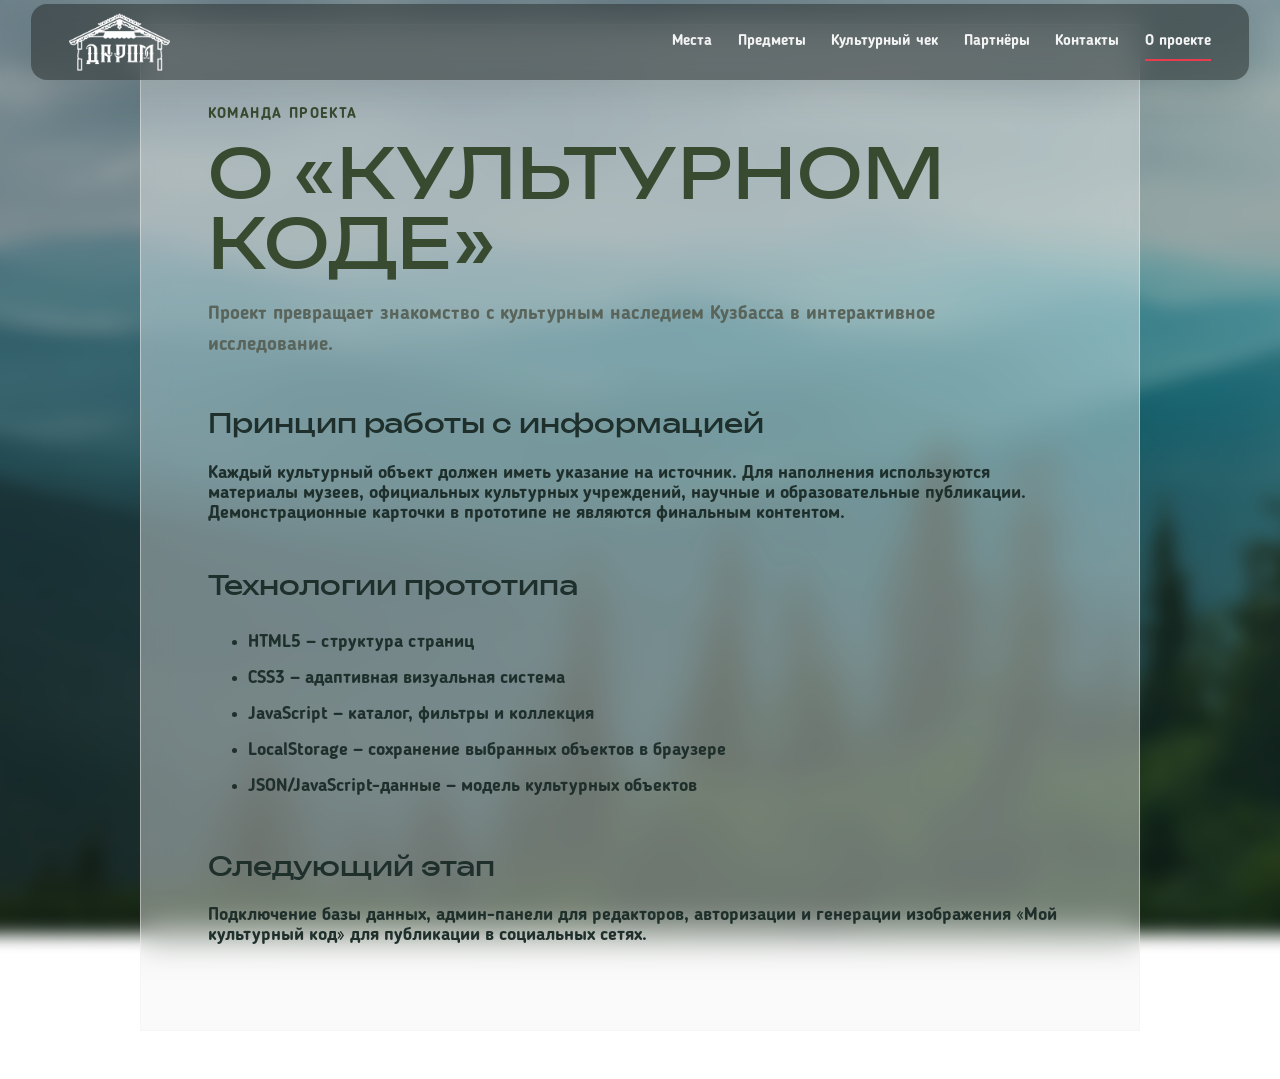
<file: about.html>
<!doctype html>
<html lang="ru"><head><meta charset="UTF-8"><meta name="viewport" content="width=device-width, initial-scale=1.0">
<title>О проекте — Культурный код</title><link rel="stylesheet" href="css/style.css?v=mobile-header-transparent-final-20261124"></head>
<body>
<header class="header">
  <a class="logo" href="index.html" aria-label="Даром — на главную"><img src="assets/logo-lavka.png" alt="Даром"></a>
  <nav aria-label="Главная навигация">
   <a href="places.html">Места</a><a href="catalog.html">Предметы</a><a href="collection.html">Культурный чек</a><a href="partners.html">Партнёры</a><a href="contacts.html">Контакты</a><a class="active" href="about.html">О проекте</a>
  </nav>
 </header>
<main class="page narrow"><p class="eyebrow">Команда проекта</p><h1>О «Культурном коде»</h1>
<p class="lead">Проект превращает знакомство с культурным наследием Кузбасса в интерактивное исследование.</p>
<h2>Принцип работы с информацией</h2>
<p>Каждый культурный объект должен иметь указание на источник. Для наполнения используются материалы музеев, официальных культурных учреждений, научные и образовательные публикации. Демонстрационные карточки в прототипе не являются финальным контентом.</p>
<h2>Технологии прототипа</h2>
<ul><li>HTML5 — структура страниц</li><li>CSS3 — адаптивная визуальная система</li><li>JavaScript — каталог, фильтры и коллекция</li><li>LocalStorage — сохранение выбранных объектов в браузере</li><li>JSON/JavaScript-данные — модель культурных объектов</li></ul>
<h2>Следующий этап</h2>
<p>Подключение базы данных, админ-панели для редакторов, авторизации и генерации изображения «Мой культурный код» для публикации в социальных сетях.</p>
</main><script>
(() => {
  const page = location.pathname.split("/").pop() || "index.html";
  const sectionByPage = {
    "places.html": "places.html",
    "area.html": "places.html",
    "place.html": "places.html",
    "catalog.html": "catalog.html",
    "item.html": "catalog.html",
    "peoples.html": "catalog.html",
    "collection.html": "collection.html",
    "partners.html": "partners.html",
    "contacts.html": "contacts.html",
    "about.html": "about.html"
  };
  const target = sectionByPage[page];
  document.querySelectorAll(".header nav a").forEach(link => {
    const linkPage = new URL(link.href, location.href).pathname.split("/").pop();
    link.classList.toggle("active", Boolean(target && linkPage === target));
  });
})();
</script>
<script src="js/mobile-nav.js?v=mobile-hamburger-20261124"></script>
</body></html>
</file>
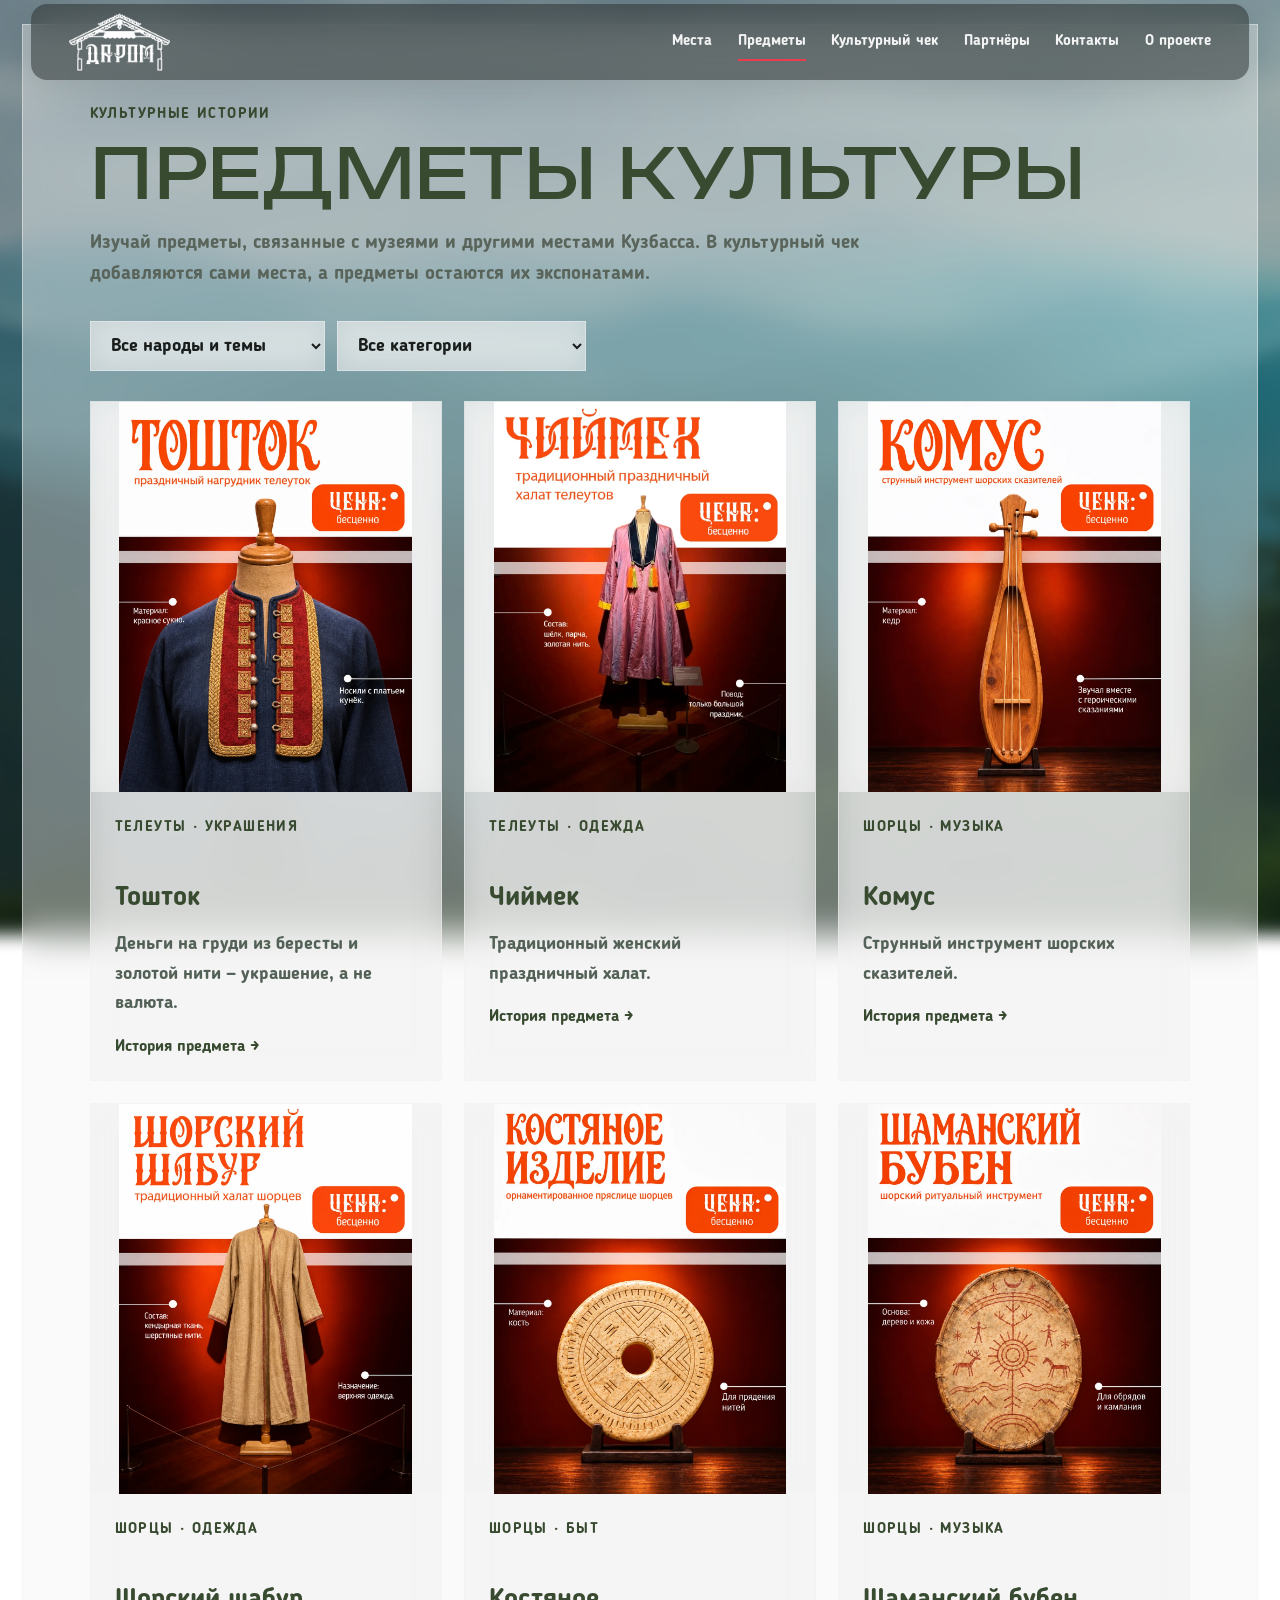
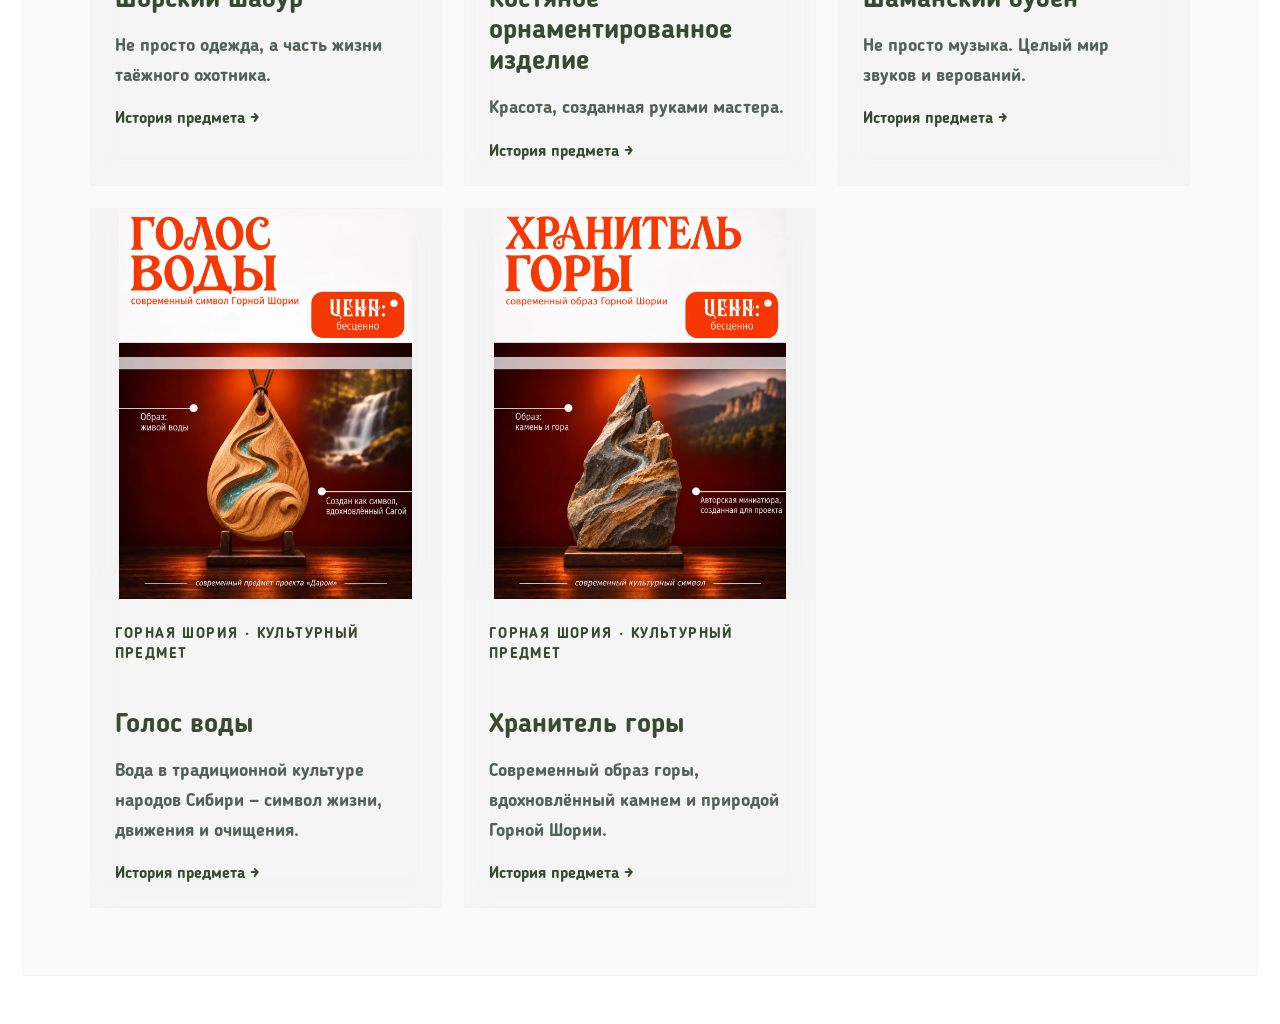
<file: catalog.html>
<!doctype html>
<html lang="ru">
<head>
<meta charset="UTF-8"><meta name="viewport" content="width=device-width, initial-scale=1.0">
<title>Предметы культуры — Даром</title><link rel="stylesheet" href="css/style.css?v=catalog-refresh-20261124">
</head>
<body>
<header class="header">
  <a class="logo" href="index.html" aria-label="Даром — на главную"><img src="assets/logo-lavka.png" alt="Даром"></a>
  <nav aria-label="Главная навигация">
   <a href="places.html">Места</a><a class="active" href="catalog.html">Предметы</a><a href="collection.html">Культурный чек</a><a href="partners.html">Партнёры</a><a href="contacts.html">Контакты</a><a href="about.html">О проекте</a>
  </nav>
 </header>
<main class="page">
<p class="eyebrow">Культурные истории</p><h1>Предметы культуры</h1>
<p class="lead">Изучай предметы, связанные с музеями и другими местами Кузбасса. В культурный чек добавляются сами места, а предметы остаются их экспонатами.</p>
<div class="filters">
<select id="peopleFilter"><option value="">Все народы и темы</option><option>Шорцы</option><option>Телеуты</option><option>Горная Шория</option></select>
<select id="categoryFilter"><option value="">Все категории</option><option>Одежда</option><option>Украшения</option><option>Музыка</option><option>Быт</option><option>Культурный предмет</option></select>
</div>
<div id="catalog" class="cards"></div>
</main>
<script src="js/data.js?v=catalog-refresh-20261124"></script><script src="js/catalog.js?v=catalog-refresh-20261124"></script>
<script>
(() => {
  const page = location.pathname.split("/").pop() || "index.html";
  const sectionByPage = {
    "places.html": "places.html",
    "area.html": "places.html",
    "place.html": "places.html",
    "catalog.html": "catalog.html",
    "item.html": "catalog.html",
    "peoples.html": "catalog.html",
    "collection.html": "collection.html",
    "partners.html": "partners.html",
    "contacts.html": "contacts.html",
    "about.html": "about.html"
  };
  const target = sectionByPage[page];
  document.querySelectorAll(".header nav a").forEach(link => {
    const linkPage = new URL(link.href, location.href).pathname.split("/").pop();
    link.classList.toggle("active", Boolean(target && linkPage === target));
  });
})();
</script>
<script src="js/mobile-nav.js?v=mobile-hamburger-20261124"></script>
</body></html>
</file>
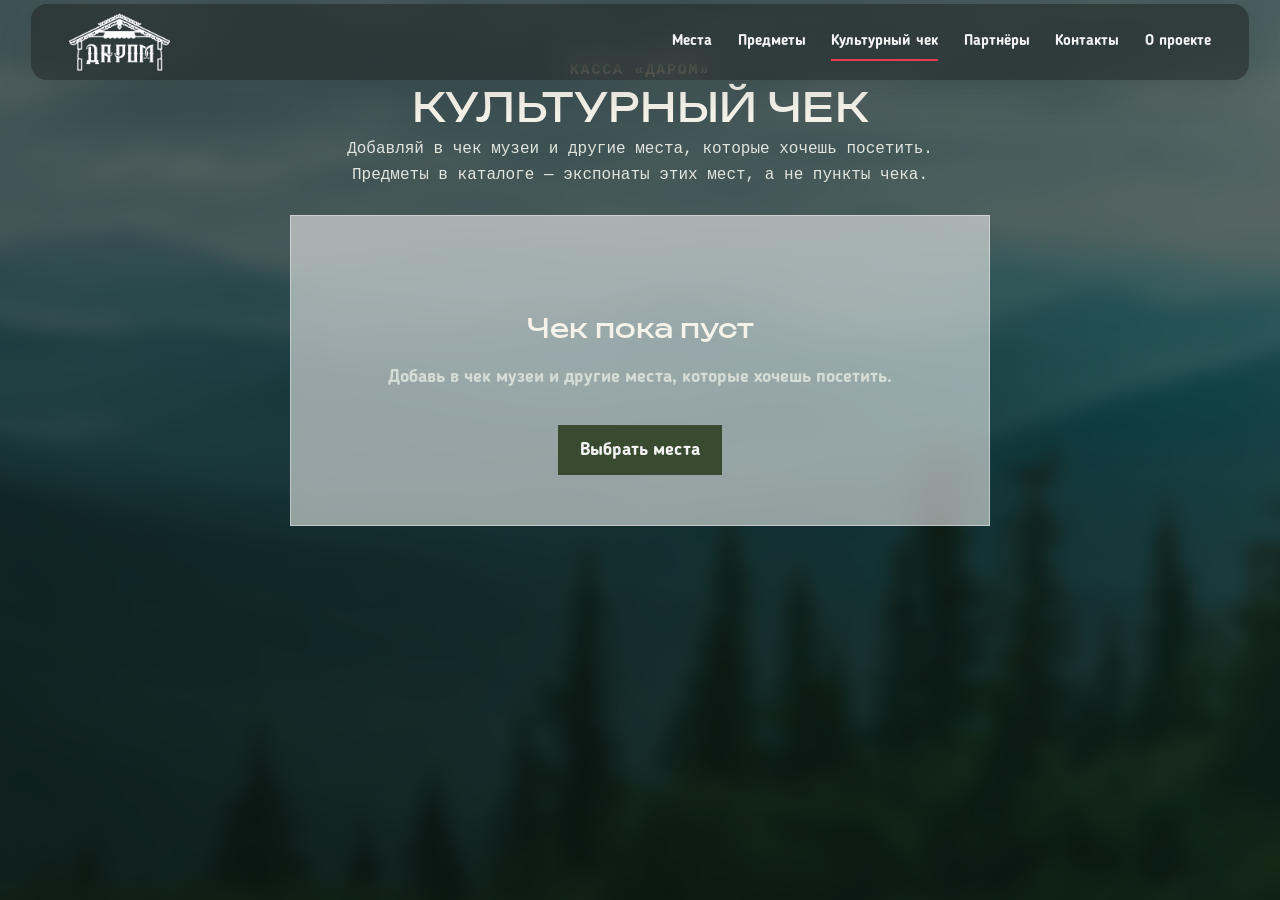
<file: collection.html>
<!doctype html>
<html lang="ru"><head><meta charset="UTF-8"><meta name="viewport" content="width=device-width, initial-scale=1.0">
<title>Культурный чек — Культурный код</title><link rel="stylesheet" href="css/style.css?v=mobile-header-transparent-final-20261124"></head>
<body class="receipt-page">
<header class="header">
  <a class="logo" href="index.html" aria-label="Даром — на главную"><img src="assets/logo-lavka.png" alt="Даром"></a>
  <nav aria-label="Главная навигация">
   <a href="places.html">Места</a><a href="catalog.html">Предметы</a><a class="active" href="collection.html">Культурный чек</a><a href="partners.html">Партнёры</a><a href="contacts.html">Контакты</a><a href="about.html">О проекте</a>
  </nav>
 </header>
<main class="page"><p class="eyebrow">Касса «Даром»</p><h1>Культурный чек</h1>
<p class="lead">Добавляй в чек музеи и другие места, которые хочешь посетить. Предметы в каталоге — экспонаты этих мест, а не пункты чека.</p>
<div id="collection"></div></main>
<script src="js/data.js?v=product-pictures-20261123-v2"></script><script src="js/places-data.js?v=kemerovo-label-20261124"></script><script src="js/collection.js?v=route-before-receipt-20261124"></script><script src="js/route-journal.js?v=route-path-20261124"></script>
<script>
(() => {
  const page = location.pathname.split("/").pop() || "index.html";
  const sectionByPage = {
    "places.html": "places.html",
    "area.html": "places.html",
    "place.html": "places.html",
    "catalog.html": "catalog.html",
    "item.html": "catalog.html",
    "peoples.html": "catalog.html",
    "collection.html": "collection.html",
    "partners.html": "partners.html",
    "contacts.html": "contacts.html",
    "about.html": "about.html"
  };
  const target = sectionByPage[page];
  document.querySelectorAll(".header nav a").forEach(link => {
    const linkPage = new URL(link.href, location.href).pathname.split("/").pop();
    link.classList.toggle("active", Boolean(target && linkPage === target));
  });
})();
</script>
<script src="js/mobile-nav.js?v=mobile-hamburger-20261124"></script>
</body></html>
</file>
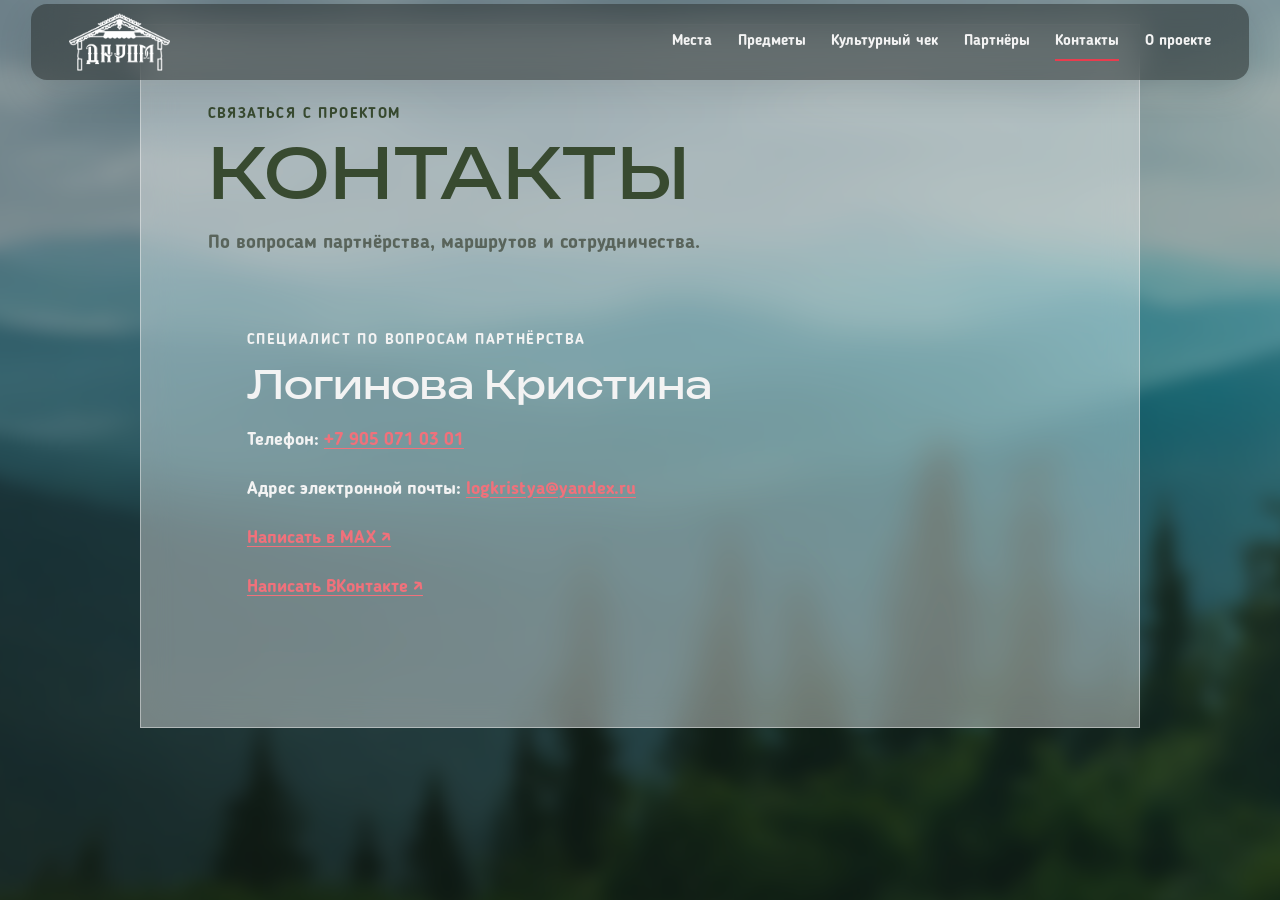
<file: contacts.html>
<!doctype html>
<html lang="ru">
<head>
  <meta charset="UTF-8">
  <meta name="viewport" content="width=device-width, initial-scale=1.0">
  <title>Контакты — Культурный код Кузбасса</title>
  <link rel="stylesheet" href="css/style.css?v=mobile-header-transparent-final-20261124">
</head>
<body>
<header class="header">
  <a class="logo" href="index.html" aria-label="Даром — на главную"><img src="assets/logo-lavka.png" alt="Даром"></a>
  <nav aria-label="Главная навигация">
   <a href="places.html">Места</a><a href="catalog.html">Предметы</a><a href="collection.html">Культурный чек</a><a href="partners.html">Партнёры</a><a class="active" href="contacts.html">Контакты</a><a href="about.html">О проекте</a>
  </nav>
 </header>
<main class="page narrow">
  <p class="eyebrow">Связаться с проектом</p>
  <h1>Контакты</h1>
  <p class="lead">По вопросам партнёрства, маршрутов и сотрудничества.</p>
  <section class="place-panel">
    <p class="eyebrow">Специалист по вопросам партнёрства</p>
    <h2>Логинова Кристина</h2>
    <p><strong>Телефон:</strong> <a class="place-map-link" href="tel:+79050710301">+7 905 071 03 01</a></p>
    <p><strong>Адрес электронной почты:</strong> <a class="place-map-link" href="mailto:logkristya@yandex.ru">logkristya@yandex.ru</a></p>
    <p><a class="place-map-link" href="https://max.ru/u/f9LHodD0cOKP3yrK84j6I5cRDgoui3fBE1alQmjp775IUgzkPWx0-u0n9Ss" target="_blank" rel="noopener">Написать в MAX ↗</a></p>
    <p><a class="place-map-link" href="https://vk.ru/im/convo/213553851?entrypoint=conversations_search&amp;rp=peer213553851" target="_blank" rel="noopener">Написать ВКонтакте ↗</a></p>
  </section>
</main>
<script>
(() => {
  const page = location.pathname.split("/").pop() || "index.html";
  const sectionByPage = {
    "places.html": "places.html",
    "area.html": "places.html",
    "place.html": "places.html",
    "catalog.html": "catalog.html",
    "item.html": "catalog.html",
    "peoples.html": "catalog.html",
    "collection.html": "collection.html",
    "partners.html": "partners.html",
    "contacts.html": "contacts.html",
    "about.html": "about.html"
  };
  const target = sectionByPage[page];
  document.querySelectorAll(".header nav a").forEach(link => {
    const linkPage = new URL(link.href, location.href).pathname.split("/").pop();
    link.classList.toggle("active", Boolean(target && linkPage === target));
  });
})();
</script>
<script src="js/mobile-nav.js?v=mobile-hamburger-20261124"></script>
</body>
</html>
</file>
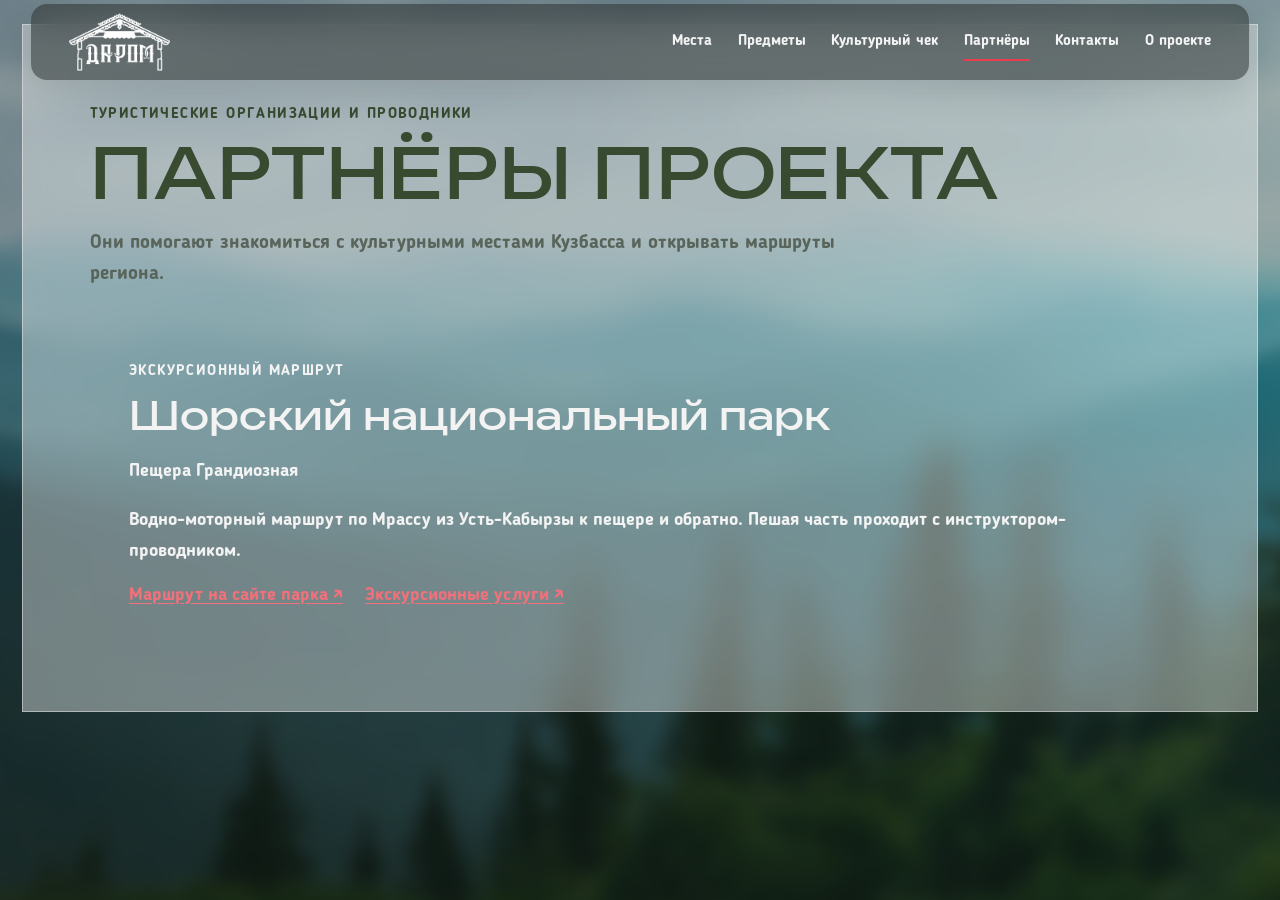
<file: partners.html>
<!doctype html>
<html lang="ru">
<head>
  <meta charset="UTF-8">
  <meta name="viewport" content="width=device-width, initial-scale=1.0">
  <title>Партнёры — Культурный код Кузбасса</title>
  <link rel="stylesheet" href="css/style.css?v=mobile-header-transparent-final-20261124">
</head>
<body>
<header class="header">
  <a class="logo" href="index.html" aria-label="Даром — на главную"><img src="assets/logo-lavka.png" alt="Даром"></a>
  <nav aria-label="Главная навигация">
   <a href="places.html">Места</a><a href="catalog.html">Предметы</a><a href="collection.html">Культурный чек</a><a class="active" href="partners.html">Партнёры</a><a href="contacts.html">Контакты</a><a href="about.html">О проекте</a>
  </nav>
 </header>
<main class="page">
  <p class="eyebrow">Туристические организации и проводники</p>
  <h1>Партнёры проекта</h1>
  <p class="lead">Они помогают знакомиться с культурными местами Кузбасса и открывать маршруты региона.</p>
  <section class="place-panel">
    <p class="eyebrow">Экскурсионный маршрут</p>
    <h2>Шорский национальный парк</h2>
    <p><strong>Пещера Грандиозная</strong></p>
    <p>Водно-моторный маршрут по Мрассу из Усть-Кабырзы к пещере и обратно. Пешая часть проходит с инструктором-проводником.</p>
    <div class="place-tour-links">
      <a href="https://shorskynp.ru/2026/03/11/vodnye-jekskursii/" target="_blank" rel="noopener">Маршрут на сайте парка ↗</a>
      <a href="https://shorskynp.ru/predostavlyaemye-uslugi/" target="_blank" rel="noopener">Экскурсионные услуги ↗</a>
    </div>
  </section>
</main>
<script>
(() => {
  const page = location.pathname.split("/").pop() || "index.html";
  const sectionByPage = {
    "places.html": "places.html",
    "area.html": "places.html",
    "place.html": "places.html",
    "catalog.html": "catalog.html",
    "item.html": "catalog.html",
    "peoples.html": "catalog.html",
    "collection.html": "collection.html",
    "partners.html": "partners.html",
    "contacts.html": "contacts.html",
    "about.html": "about.html"
  };
  const target = sectionByPage[page];
  document.querySelectorAll(".header nav a").forEach(link => {
    const linkPage = new URL(link.href, location.href).pathname.split("/").pop();
    link.classList.toggle("active", Boolean(target && linkPage === target));
  });
})();
</script>
<script src="js/mobile-nav.js?v=mobile-hamburger-20261124"></script>
</body>
</html>
</file>
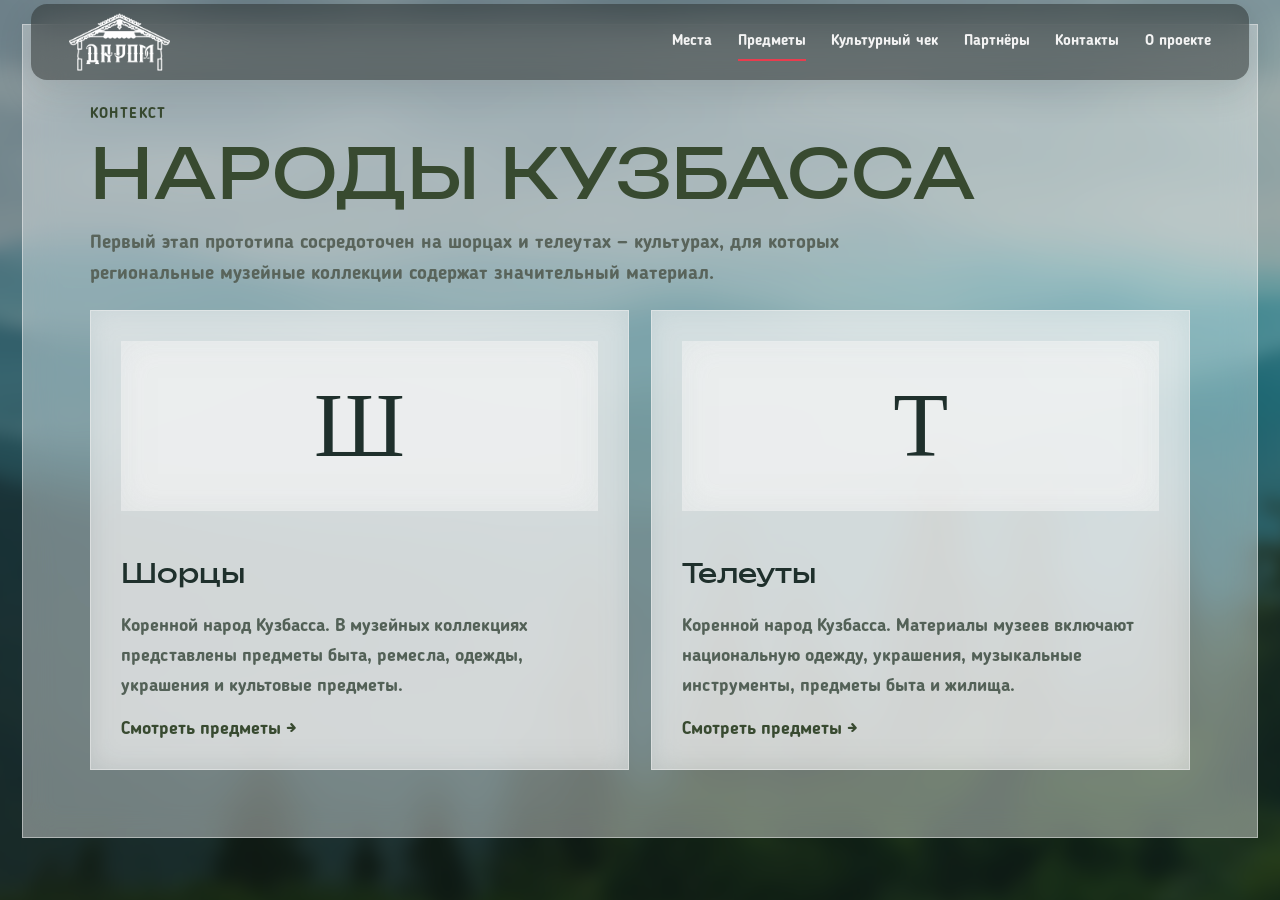
<file: peoples.html>
<!doctype html>
<html lang="ru"><head><meta charset="UTF-8"><meta name="viewport" content="width=device-width, initial-scale=1.0">
<title>Народы — Культурный код</title><link rel="stylesheet" href="css/style.css?v=mobile-header-transparent-final-20261124"></head>
<body>
<header class="header">
  <a class="logo" href="index.html" aria-label="Даром — на главную"><img src="assets/logo-lavka.png" alt="Даром"></a>
  <nav aria-label="Главная навигация">
   <a href="places.html">Места</a><a class="active" href="catalog.html">Предметы</a><a href="collection.html">Культурный чек</a><a href="partners.html">Партнёры</a><a href="contacts.html">Контакты</a><a href="about.html">О проекте</a>
  </nav>
 </header>
<main class="page"><p class="eyebrow">Контекст</p><h1>Народы Кузбасса</h1>
<p class="lead">Первый этап прототипа сосредоточен на шорцах и телеутах — культурах, для которых региональные музейные коллекции содержат значительный материал.</p>
<div class="people-grid">
<article class="people-card"><div class="art shor">Ш</div><h2>Шорцы</h2><p>Коренной народ Кузбасса. В музейных коллекциях представлены предметы быта, ремесла, одежды, украшения и культовые предметы.</p><a href="catalog.html?people=Шорцы">Смотреть предметы →</a></article>
<article class="people-card"><div class="art teleut">Т</div><h2>Телеуты</h2><p>Коренной народ Кузбасса. Материалы музеев включают национальную одежду, украшения, музыкальные инструменты, предметы быта и жилища.</p><a href="catalog.html?people=Телеуты">Смотреть предметы →</a></article>
</div></main><script>
(() => {
  const page = location.pathname.split("/").pop() || "index.html";
  const sectionByPage = {
    "places.html": "places.html",
    "area.html": "places.html",
    "place.html": "places.html",
    "catalog.html": "catalog.html",
    "item.html": "catalog.html",
    "peoples.html": "catalog.html",
    "collection.html": "collection.html",
    "partners.html": "partners.html",
    "contacts.html": "contacts.html",
    "about.html": "about.html"
  };
  const target = sectionByPage[page];
  document.querySelectorAll(".header nav a").forEach(link => {
    const linkPage = new URL(link.href, location.href).pathname.split("/").pop();
    link.classList.toggle("active", Boolean(target && linkPage === target));
  });
})();
</script>
<script src="js/mobile-nav.js?v=mobile-hamburger-20261124"></script>
</body></html>
</file>
<file: css/style.css>
*{box-sizing:border-box}body{margin:0;font-family:Inter,Arial,sans-serif;color:#1f302c;background:#f3f3f3}a{text-decoration:none;color:inherit}.header{height:76px;padding:0 6vw;display:flex;align-items:center;justify-content:space-between;background:#fff;border-bottom:1px solid #cbd5ce;position:sticky;top:0;z-index:5}.logo{font-weight:800;font-size:20px}.logo span{display:inline-grid;place-items:center;width:36px;height:36px;border-radius:50%;background:#384a30;color:#1f302c;margin-right:8px}.header nav{display:flex;gap:26px;font-size:14px}.header nav a{padding:10px 0}.header nav a.active,.header nav a:hover{color:#384a30;border-bottom:2px solid #384a30}.hero{min-height:600px;padding:80px 8vw;display:grid;grid-template-columns:1fr 1fr;align-items:center;gap:50px;background:#e8eee9}.eyebrow{text-transform:uppercase;letter-spacing:2px;font-size:12px;font-weight:800;color:#384a30}.hero h1{font-size:clamp(48px,6vw,82px);line-height:.98;margin:18px 0 25px;letter-spacing:-3px}.hero h1 em{font-family:Georgia,serif;font-weight:400;color:#1f302c}.hero p{font-size:18px;line-height:1.7;max-width:620px}.button{display:inline-block;background:#1f302c;color:#fff;padding:15px 22px;border-radius:8px;font-weight:700;margin-top:20px}.hero-art{height:430px;position:relative}.circle{position:absolute;width:360px;height:360px;border-radius:50%;background:#384a30;right:10%;top:25px;opacity:.8}.object-card{position:absolute;background:#f3f3f3;width:230px;height:300px;right:23%;top:70px;display:grid;place-items:center;text-align:center;font-weight:900;font-size:25px;line-height:1.2;box-shadow:18px 20px 0 #1f302c;transform:rotate(5deg)}.pattern{position:absolute;width:90px;height:90px;border:10px solid #1f302c;transform:rotate(45deg)}.pattern-a{left:5%;top:70px}.pattern-b{right:2%;bottom:20px;border-color:#384a30}.section{padding:90px 8vw}.section h2,.page h1{font-size:clamp(34px,4vw,56px);letter-spacing:-1.5px;margin:10px 0 40px}.steps{display:grid;grid-template-columns:repeat(3,1fr);gap:18px}.steps article{background:#fff;padding:30px;border:1px solid #cbd5ce;border-radius:12px}.steps b{color:#384a30}.steps h3{font-size:24px}.steps p,.lead{line-height:1.7;color:#536157}.tint{background:#e8eee9}.category-grid{display:grid;grid-template-columns:repeat(2,1fr);gap:14px}.category-grid a{padding:25px;background:#fff;border-radius:10px;display:flex;justify-content:space-between;font-weight:700}.page{padding:70px 8vw;max-width:1300px;margin:auto}.narrow{max-width:900px}.filters{display:flex;gap:12px;margin:30px 0}.filters select{padding:13px;border:1px solid #cbd5ce;border-radius:7px;background:#fff}.cards{display:grid;grid-template-columns:repeat(3,1fr);gap:20px}.card{background:#fff;border:1px solid #cbd5ce;border-radius:12px;overflow:hidden}.card-art{height:190px;background:linear-gradient(135deg,#e8eee9,#384a30);display:grid;place-items:center;font-size:90px;font-family:Georgia;color:#1f302c}.card-body{padding:22px}.tag{font-size:11px;text-transform:uppercase;letter-spacing:1px;color:#384a30;font-weight:800}.card h2{font-size:24px;margin:10px 0}.card p{color:#536157;line-height:1.55}.card-actions{display:flex;align-items:center;justify-content:space-between;margin-top:20px;gap:10px}.card-actions button{border:0;background:#1f302c;color:#fff;padding:10px 12px;border-radius:6px;cursor:pointer}.card-actions a{font-weight:700;font-size:13px}.people-grid{display:grid;grid-template-columns:1fr 1fr;gap:24px}.people-card{background:#fff;border:1px solid #cbd5ce;padding:30px;border-radius:14px}.art{height:170px;display:grid;place-items:center;font-size:90px;font-family:Georgia;margin-bottom:20px}.shor{background:#e8eee9}.teleut{background:#e8eee9}.people-card p{line-height:1.7;color:#536157}.people-card a{font-weight:800;color:#384a30}.empty{background:#fff;padding:50px;text-align:center;border-radius:14px;border:1px solid #cbd5ce}.code-card{background:#1f302c;color:#fff;padding:45px;border-radius:18px;margin-bottom:25px}.code-card .eyebrow{color:#384a30}.mini-grid{display:grid;grid-template-columns:repeat(4,1fr);gap:12px;margin:30px 0}.mini-grid div{background:#1f302c;padding:20px;border-radius:10px;display:flex;flex-direction:column;gap:7px}.mini-grid span{font-family:Georgia;font-size:30px;color:#384a30}.mini-grid small{color:#cbd5ce}.stats{color:#cbd5ce}.page ul{line-height:2}.page h2{margin-top:45px}@media(max-width:800px){.header{height:auto;padding:15px 5vw;flex-direction:column;gap:12px}.header nav{flex-wrap:wrap;justify-content:center;gap:15px}.hero{grid-template-columns:1fr;padding:55px 6vw}.hero-art{height:330px}.circle{width:270px;height:270px}.object-card{right:22%;width:180px;height:240px}.steps,.cards,.people-grid{grid-template-columns:1fr}.category-grid{grid-template-columns:1fr}.mini-grid{grid-template-columns:1fr 1fr}.page{padding:50px 6vw}}
/* Cultural shop and friend gift receipt */
.hero{background:#e8eee9;position:relative;overflow:hidden}
.hero:after{content:"";position:absolute;inset:18px;border:1px solid rgba(56,74,48, .22);pointer-events:none}
.hero-text{position:relative;z-index:1}
.hero .eyebrow{color:#384a30}
.hero h1{font-family:Georgia,"Times New Roman",serif;font-weight:500}
.hero h1 em{color:#384a30}
.hero .button{border-radius:2px;background:#1f302c;box-shadow:4px 4px 0 #384a30}
.object-card{padding:18px;font-family:Georgia,"Times New Roman",serif;border:1px solid #384a30;box-shadow:12px 14px 0 #1f302c}
.object-card small,.object-card span{font-size:11px;letter-spacing:2px;color:#384a30}
.object-card span{font-style:italic;letter-spacing:.5px}
.header nav a{white-space:nowrap}
.card-art{display:grid;place-items:center;text-decoration:none;transition:filter .2s ease}
.card-art:hover{filter:saturate(1.15)}
.card h2 a{color:inherit}
.card h2 a:hover{color:#384a30}
.card-actions{flex-wrap:wrap}
.card-actions a{color:#384a30}
.card-actions button.is-added{background:#384a30}
.back-link{display:inline-block;margin:0 0 24px;color:#384a30;font-weight:700}
.item-detail{display:grid;grid-template-columns:minmax(260px,.85fr) 1.15fr;gap:clamp(28px,6vw,80px);align-items:center}
.item-art{min-height:440px;position:relative;display:grid;place-items:center;background:#e8eee9;border:1px solid #384a30;overflow:hidden}
.item-art:before,.item-art:after{content:"";position:absolute;width:200px;height:200px;border:1px solid rgba(56,74,48, .42);transform:rotate(45deg)}
.item-art:after{width:140px;height:140px}
.item-art span{font:160px Georgia,serif;color:#1f302c;z-index:1}
.item-art small{position:absolute;bottom:20px;letter-spacing:2px;color:#384a30;font-weight:800;font-size:10px}
.item-copy h1{font:500 clamp(42px,5vw,68px)/1 Georgia,"Times New Roman",serif;letter-spacing:-1px;margin:14px 0 20px}
.item-intro{font-size:20px;line-height:1.6;color:#536157}
.item-story{padding:18px 22px;margin:28px 0;background:#e8eee9;border-left:3px solid #384a30}
.item-story h2{font:600 24px Georgia,serif;margin:0 0 10px}
.item-story p,.item-source{line-height:1.7;color:#536157}
.item-copy .button{border-radius:2px}
.item-confirmation{min-height:1.5em;color:#1f302c;font-weight:700}
.item-missing{margin:40px auto;max-width:650px}
.receipt-tools{max-width:760px;margin:28px 0 22px;padding:22px 24px;background:#e8eee9;border:1px solid #cbd5ce}
.receipt-tools label{display:block;font-weight:800;margin-bottom:10px}
.receipt-tools input{width:100%;max-width:420px;padding:13px 14px;border:1px solid #cbd5ce;border-radius:3px;background:#fff;font:inherit}
.receipt-tools p{margin:10px 0 0;line-height:1.5;color:#536157}
.receipt{max-width:760px;padding:clamp(24px,5vw,48px);background:#f3f3f3;border:1px solid #cbd5ce;box-shadow:0 14px 35px rgba(56,74,48, .1);color:#1f302c;position:relative}
.receipt:before,.receipt:after{content:"";position:absolute;left:0;right:0;height:8px;background:radial-gradient(circle at 4px -1px,transparent 8px,#f3f3f3 8.5px) 0 0/16px 10px repeat-x}
.receipt:before{top:-1px;transform:rotate(180deg)}
.receipt:after{bottom:-7px}
.receipt-head{text-align:center;padding-bottom:18px}
.receipt-shop{font-size:11px;font-weight:800;letter-spacing:2px;color:#384a30}
.receipt-head h2{font:600 clamp(30px,4vw,42px) Georgia,serif;margin:12px 0}
.receipt-head p{margin:8px 0}
.receipt-head small{color:#536157}
.receipt-rule{border-top:1px dashed #9aaa9e;margin:14px 0}
.receipt-label{font-size:11px;font-weight:800;letter-spacing:1.5px;color:#384a30}
.receipt-row{display:flex;justify-content:space-between;gap:14px;padding:14px 0;border-bottom:1px dotted #cbd5ce}
.receipt-row strong,.receipt-row small{display:block}
.receipt-row small{margin-top:4px;color:#384a30}
.receipt-row p{margin:7px 0 0;color:#536157;line-height:1.5}
.remove-item{border:0;background:transparent;color:#384a30;font-size:24px;cursor:pointer;align-self:flex-start}
.receipt-total{display:flex;justify-content:space-between;gap:14px;padding:6px 0}
.receipt-peoples{text-align:right;color:#384a30;font-weight:700}
.receipt-foot{text-align:center;font:italic 17px/1.6 Georgia,serif;color:#536157;padding-top:12px}
.receipt-actions{display:flex;flex-wrap:wrap;gap:12px;margin-top:22px}
.receipt-actions .button{margin:0;border-radius:2px;cursor:pointer;font:inherit;font-weight:700}
.button-light{background:transparent;color:#1f302c;border:1px solid #1f302c}
@media(max-width:800px){.item-detail{grid-template-columns:1fr}.item-art{min-height:300px}.item-art span{font-size:120px}.receipt-row{align-items:flex-start}}
@media print{.header,.page>h1,.page>.eyebrow,.page>.lead,.back-link,.receipt-tools,.receipt-actions,.remove-item{display:none!important}.page{padding:0!important;max-width:none}.receipt{max-width:none;border:0;box-shadow:none;padding:18px}.receipt:before,.receipt:after{display:none}}

/* Gentle interaction feedback */
@media (hover:hover) and (pointer:fine) {
  .button,.card-actions button,.header nav a,.category-grid a,.steps article,.card,.people-card,.item-art {
    transition: transform .24s ease, box-shadow .24s ease, background-color .24s ease, color .24s ease, border-color .24s ease, filter .24s ease;
  }
  .header nav a {position:relative}
  .header nav a:after {content:"";position:absolute;left:0;right:100%;bottom:3px;height:1px;background:#384a30;transition:right .22s ease}
  .header nav a:hover {color:#384a30;transform:translateY(-1px)}
  .header nav a:hover:after {right:0}
  .button:hover,.card-actions button:hover {transform:translateY(-2px);box-shadow:0 7px 16px rgba(56,74,48, .2);filter:brightness(1.08)}
  .button:active,.card-actions button:active {transform:translateY(0) scale(.98)}
  .card:hover,.people-card:hover,.steps article:hover {transform:translateY(-5px);box-shadow:0 13px 26px rgba(56,74,48, .12);border-color:#384a30}
  .card:hover .card-art {filter:saturate(1.15) brightness(1.03)}
  .category-grid a:hover {transform:translateY(-3px);box-shadow:0 9px 20px rgba(56,74,48, .1);color:#384a30}
  .item-art:hover {box-shadow:0 12px 26px rgba(56,74,48, .11);border-color:#384a30}
  .remove-item {transition:transform .2s ease,color .2s ease}
  .remove-item:hover {transform:rotate(90deg) scale(1.15);color:#384a30}
  .receipt-actions .button-light:hover {background:#1f302c;color:#fff}
  .back-link:hover {transform:translateX(-3px)}
}
.receipt-tools input {transition:border-color .2s ease,box-shadow .2s ease}
.receipt-tools input:focus {outline:none;border-color:#384a30;box-shadow:0 0 0 3px rgba(56,74,48, .2)}
.button:focus-visible,.card-actions button:focus-visible,.remove-item:focus-visible,.header nav a:focus-visible,.category-grid a:focus-visible {outline:3px solid #384a30;outline-offset:3px}
@media(prefers-reduced-motion:reduce) {
  *,*:before,*:after {scroll-behavior:auto!important;animation-duration:.01ms!important;animation-iteration-count:1!important;transition-duration:.01ms!important}
}
.share-invitation{max-width:760px;margin:32px 0;padding:28px 32px;background:#e8eee9;border:1px solid #cbd5ce}
.share-invitation h2{font:600 clamp(28px,4vw,38px) Georgia,serif;margin:10px 0 14px}
.share-invitation p:not(.eyebrow){max-width:620px;line-height:1.65;color:#536157}
.share-invitation .button{border-radius:2px}
@media(max-width:600px){.share-invitation{padding:22px}.receipt-head h2{font-size:30px}.receipt-actions{flex-direction:column;align-items:stretch}}

/* Gift shop wallpaper */
body {
  background-color: #1f302c;
  background-image: url("../assets/fon.png");
  background-repeat: repeat;
  background-position: center top;
  background-size: min(100vw, 1920px) auto;
}
.page,
.section:not(.tint) {
  background-color: rgba(248, 246, 239, 0.9);
}

/* White and red foreground theme over the illustrated wallpaper */
:root {
  --shop-red: #384a30;
  --shop-red-dark: #1f302c;
  --shop-pink: #e8eee9;
  --shop-line: rgba(56,74,48, .3);
  --shop-copy: #536157;
}
body {
  color: var(--shop-red);
}
.header {
  background: rgba(255, 255, 255, .97);
  border-bottom: 0;
  isolation: isolate;
}
.header::after {
  content: "";
  position: absolute;
  z-index: 0;
  left: 0;
  right: 0;
  bottom: 0;
  height: 12px;
  pointer-events: none;
  background: url("data:image/svg+xml,%3Csvg xmlns='http://www.w3.org/2000/svg' viewBox='0 0 1440 12' preserveAspectRatio='none'%3E%3Cpath d='M0 7 C110 7 130 2 240 2 S370 10 480 10 610 3 720 3 850 8 960 8 1090 3 1200 3 1330 9 1440 7' fill='none' stroke='%23ef2638' stroke-width='1.5'/%3E%3C/svg%3E") center / 100% 100% no-repeat;
}
.logo span,
.button,
.card-actions button {
  background: var(--shop-red);
  color: #fff;
}
.header nav a.active,
.header nav a:hover {
  color: var(--shop-red);
  border-color: var(--shop-red);
}
.header nav a:after,
.header nav a:hover:after {
  background-color: var(--shop-red);
}
.hero,
.page,
.section:not(.tint),
.section.tint,
.steps article,
.category-grid a,
.card,
.people-card,
.empty,
.share-invitation,
.receipt-tools,
.receipt,
.item-art {
  background-color: rgba(255, 255, 255, .96);
}
.hero {
  color: var(--shop-red);
}
.hero:after {
  border-color: var(--shop-line);
}
.eyebrow,
.hero .eyebrow,
.hero h1,
.hero h1 em,
.section h2,
.page h1,
.item-copy h1,
.share-invitation h2,
.item-story h2,
.receipt-head h2,
.card h2 a,
.people-card a,
.back-link,
.receipt-shop,
.receipt-label,
.receipt-peoples {
  color: var(--shop-red);
}
.hero h1,
.section h2,
.page h1,
.item-copy h1,
.share-invitation h2,
.item-story h2,
.receipt-head h2 {
  font-family: "Stencil", "Rockwell Extra Bold", Georgia, serif;
  font-weight: 800;
  text-transform: uppercase;
  letter-spacing: .015em;
}
.hero p,
.steps p,
.lead,
.card p,
.people-card p,
.item-intro,
.item-story p,
.item-source,
.receipt-head p,
.receipt-row p,
.receipt-foot,
.share-invitation p:not(.eyebrow) {
  color: var(--shop-copy);
  font-family: "Trebuchet MS", Arial, sans-serif;
}
.hero .button,
.item-copy .button,
.share-invitation .button,
.receipt-actions .button,
.card-actions button {
  background: var(--shop-red);
  color: #fff;
  border-color: var(--shop-red);
  box-shadow: 4px 4px 0 rgba(56,74,48, .18);
}
.hero-art .circle {
  background: transparent;
  border: 2px solid rgba(56,74,48, .2);
  opacity: 1;
}
.object-card {
  background: rgba(255, 255, 255, .96);
  color: var(--shop-red);
  border-color: var(--shop-red);
  box-shadow: 12px 14px 0 rgba(56,74,48, .14);
}
.object-card small,
.object-card span {
  color: var(--shop-red);
}
.pattern,
.pattern-b {
  border-color: var(--shop-red);
}
.steps article,
.category-grid a,
.card,
.people-card,
.empty,
.share-invitation,
.receipt-tools,
.receipt,
.item-art {
  border-color: var(--shop-line);
}
.card-art,
.shor,
.teleut,
.item-art,
.item-story,
.receipt-tools,
.share-invitation,
.mini-grid div {
  background-color: var(--shop-pink);
}
.card-art,
.item-art span,
.item-art small,
.item-art:before,
.item-art:after {
  color: var(--shop-red);
  border-color: var(--shop-line);
}
.tag,
.card-actions a,
.item-story h2,
.receipt-shop,
.receipt-label {
  color: var(--shop-red);
}
.card-actions button.is-added {
  background: var(--shop-red-dark);
}
.code-card {
  background: rgba(255, 255, 255, .97);
  color: var(--shop-red);
  border: 1px solid var(--shop-line);
}
.code-card .eyebrow,
.mini-grid span {
  color: var(--shop-red);
}
.mini-grid div {
  color: var(--shop-red);
}
.mini-grid small,
.stats {
  color: var(--shop-copy);
}
.item-story {
  border-left-color: var(--shop-red);
}
.receipt {
  border-color: var(--shop-line);
  color: var(--shop-red);
  box-shadow: 0 14px 35px rgba(56,74,48, .1);
}
.receipt:before,
.receipt:after {
  background: radial-gradient(circle at 4px -1px, transparent 8px, #fff 8.5px) 0 0/16px 10px repeat-x;
}
.receipt-rule {
  border-color: var(--shop-line);
}
.receipt-row {
  border-color: var(--shop-line);
}
.receipt-row strong,
.receipt-row small {
  color: var(--shop-red);
}
.button-light {
  color: var(--shop-red);
  border-color: var(--shop-red);
}
.remove-item,
.item-confirmation {
  color: var(--shop-red);
}
.header nav a:hover,
.card h2 a:hover,
.card-actions a:hover,
.back-link:hover {
  color: var(--shop-red-dark);
}
@media (max-width: 800px) {
  .hero,
  .page,
  .section:not(.tint),
  .section.tint {
    background-color: rgba(255, 255, 255, .97);
  }
}

/* Keep the welcome headline on the two intended lines at desktop widths */
@media (min-width: 801px) {
  .hero {
    grid-template-columns: minmax(0, 1.3fr) minmax(0, .8fr);
  }
}
.hero h1 {
  font-size: clamp(42px, 3.8vw, 72px);
}

/* Red line-art pattern on the foreground paper surfaces */
.hero,
.page,
.section:not(.tint),
.section.tint {
  background-image: url("../assets/front-pattern.png");
  background-repeat: repeat;
  background-position: center top;
  background-size: 760px auto;
}

/* Keep foreground line art clear of text */
.hero {
  background-image:
    linear-gradient(90deg, #fff 0%, #fff 62%, rgba(255,255,255,.78) 75%, rgba(255,255,255,.52) 100%),
    url("../assets/front-pattern.png");
  background-repeat: no-repeat, no-repeat;
  background-position: center, right 4% center;
  background-size: 100% 100%, 560px auto;
}
.page,
.section:not(.tint),
.section.tint {
  background-image:
    linear-gradient(rgba(255,255,255,.9), rgba(255,255,255,.9)),
    url("../assets/front-pattern.png");
  background-repeat: repeat, repeat;
  background-position: center top;
  background-size: auto, 560px auto;
}
@media (max-width: 800px) {
  .hero {
    background-image:
      linear-gradient(rgba(255,255,255,.88), rgba(255,255,255,.88)),
      url("../assets/front-pattern.png");
    background-size: auto, 360px auto;
    background-position: center, right bottom;
  }
  .page,
  .section:not(.tint),
  .section.tint {
    background-size: auto, 420px auto;
  }
}

/* Display face for the site's accent headings */
@font-face {
  font-family: "Bounded";
  src: url("../assets/bounded.ttf") format("truetype");
  font-style: normal;
  font-weight: 400;
  font-display: swap;
}
h1,
h2,
h3 {
  font-family: "Bounded", Georgia, serif;
  font-weight: 400;
}

/* Ensure the display face wins over page-specific heading font rules */
h1,
h2,
h3 {
  font-family: "Bounded", Georgia, serif !important;
}

/* Clear, light-red outlines to separate content blocks */
:root {
  --shop-outline: rgba(56,74,48, .42);
}
.hero:after {
  border-color: var(--shop-outline);
}
.page,
.section:not(.tint),
.section.tint {
  border: 1px solid var(--shop-outline);
}
.steps article,
.category-grid a,
.card,
.people-card,
.empty,
.share-invitation,
.receipt,
.receipt-tools,
.item-art {
  border: 1px solid var(--shop-outline);
}
.category-grid a {
  min-height: 76px;
  border-radius: 8px;
  background-color: rgba(255, 255, 255, .96);
}
.category-grid a:hover {
  border-color: var(--shop-red);
}

.hero h1 em {
  font-family: "Bounded", Georgia, serif !important;
  font-style: normal;
}

/* Keep the thin outlines visible against the pale patterned surfaces */
:root {
  --shop-outline: rgba(56,74,48, .55);
}

/* Match the inset frame of the hero on the following page sections */
.section {
  position: relative;
  border: 0;
}
.section:before {
  content: "";
  position: absolute;
  inset: 18px;
  border: 1px solid var(--shop-outline);
  pointer-events: none;
}
@media (max-width: 800px) {
  .section:before {
    inset: 12px;
  }
}

/* Remove the duplicate section edge; the inset red frame remains */
.section:not(.tint),
.section.tint {
  border: 0;
}

/* Blogger Sans for body copy and interface text; Column Simple stays on headings */
@font-face {
  font-family: "Blogger Sans";
  src: url("../assets/blogger-sans-bold.otf") format("opentype");
  font-style: normal;
  font-weight: 400 900;
  font-display: swap;
}
body,
body p,
body a,
body button,
body input,
body select,
body textarea,
body label,
body small,
body span,
body strong,
body b,
body li,
body em {
  font-family: "Blogger Sans", Arial, sans-serif !important;
}


/* Red-only interactive states */
@media (hover:hover) and (pointer:fine) {
  .header nav a:hover { color: var(--shop-red); }
  .button:hover, .card-actions button:hover {
    background-color: var(--shop-red-dark);
    box-shadow: 0 7px 16px rgba(56,74,48, .2);
  }
  .card:hover, .people-card:hover, .steps article:hover {
    border-color: var(--shop-red);
    box-shadow: 0 13px 26px rgba(56,74,48, .12);
  }
  .category-grid a:hover {
    color: var(--shop-red-dark);
    border-color: var(--shop-red);
    box-shadow: 0 9px 20px rgba(56,74,48, .1);
  }
  .item-art:hover {
    border-color: var(--shop-red);
    box-shadow: 0 12px 26px rgba(56,74,48, .11);
  }
  .receipt-actions .button-light:hover { background: var(--shop-red); color: #fff; }
}
.receipt-tools input:focus {
  border-color: var(--shop-red);
  box-shadow: 0 0 0 3px rgba(56,74,48, .2);
}
.button:focus-visible, .card-actions button:focus-visible, .remove-item:focus-visible,
.header nav a:focus-visible, .category-grid a:focus-visible {
  outline: 3px solid var(--shop-red);
  outline-offset: 3px;
}

/* Redrawn foreground pattern: transparent motifs tinted in shop red */
.hero,
.page,
.section:not(.tint),
.section.tint {
  background-image: none;
}
.hero,
.page,
.section {
  position: relative;
}
.hero:before,
.page:before,
.section:after {
  content: "";
  position: absolute;
  inset: 0;
  background-color: var(--shop-red);
  opacity: .14;
  -webkit-mask-image: url("../assets/front-pattern-darom.png");
  mask-image: url("../assets/front-pattern-darom.png");
  -webkit-mask-repeat: repeat;
  mask-repeat: repeat;
  -webkit-mask-position: center top;
  mask-position: center top;
  -webkit-mask-size: 1280px auto;
  mask-size: 1280px auto;
  mask-mode: alpha;
  pointer-events: none;
  z-index: 0;
}
.hero > *,
.page > *,
.section > * {
  position: relative;
  z-index: 1;
}
.hero:after,
.section:before {
  z-index: 2;
}
@media (max-width: 800px) {
  .hero:before,
  .page:before,
  .section:after {
    -webkit-mask-size: 760px auto;
    mask-size: 760px auto;
    opacity: .12;
  }
}

/* Header wordmark image */
.logo {
  display: flex;
  align-items: center;
  font-size: 0;
  line-height: 0;
}
.logo img {
  display: block;
  width: auto;
  height: 68px;
  max-width: 180px;
  object-fit: contain;
}
@media (max-width: 800px) {
  .logo img { height: 58px; }
}

/* Larger and easier-to-tap header navigation */
.header nav {
  gap: 30px;
  font-size: 18px;
  line-height: 1.2;
}
.header nav a {
  padding: 12px 0;
}
@media (max-width: 800px) {
  .header nav {
    gap: 16px;
    font-size: 17px;
  }
}

/* Improve readability across the shop */
body {
  font-size: 18px;
}
.eyebrow,
.tag {
  font-size: 15px;
  letter-spacing: 1.4px;
}
.hero p {
  font-size: 20px;
}
.steps p,
.lead,
.card p,
.people-card p,
.item-story p,
.item-source,
.receipt-row p,
.share-invitation p:not(.eyebrow) {
  font-size: 18px;
  line-height: 1.65;
}
.item-intro {
  font-size: 24px;
  line-height: 1.55;
}
.item-story h2 {
  font-size: 27px;
}
.back-link {
  font-size: 18px;
}
.button,
.card-actions button,
.receipt-actions .button {
  font-size: 18px;
}
.card-actions button {
  padding: 12px 14px;
}
.card-actions a {
  font-size: 16px;
}
.category-grid a {
  font-size: 19px;
}
.filters select,
.receipt-tools input {
  font-size: 18px;
}
.object-card small,
.object-card span {
  font-size: 13px;
}
.item-art small,
.receipt-shop,
.receipt-label {
  font-size: 14px;
}
.receipt-foot {
  font-size: 18px;
}
.share-invitation p:not(.eyebrow) {
  font-size: 18px;
}

/* Keep the red illustrated wallpaper visible on narrow screens */
@media (max-width: 800px) {
  body {
    background-size: 900px auto;
    background-position: center top;
  }
}


/* Place-centered cultural routes */
.region-grid {display:grid;grid-template-columns:repeat(3,minmax(0,1fr));gap:18px;margin-top:28px}
.region-card,.place-card {display:flex;flex-direction:column;overflow:hidden;background:rgba(255,255,255,.97);border:1px solid var(--shop-outline);color:var(--shop-red-dark)}
.region-card img {display:block;width:100%;height:150px;object-fit:cover;background:#dce5de}
.place-card>img {display:block;width:100%;height:230px;object-fit:cover;background:#dce5de}
.region-card-copy,.place-card-copy {display:flex;flex:1;flex-direction:column;align-items:flex-start;padding:24px}
.region-card-copy h2,.place-card-copy h2 {margin:8px 0 12px;font-size:27px}
.region-card-copy h3 {margin:8px 0 12px;font-size:27px}
.region-card-copy p,.place-card-copy p {margin:0 0 18px;line-height:1.55;color:var(--shop-copy)}
.region-card-copy strong,.place-card-copy strong {margin-top:auto;color:var(--shop-red)}
.region-card-meta {margin-top:auto;color:var(--shop-red);font-weight:700}
.place-list {display:grid;grid-template-columns:repeat(2,minmax(0,1fr));gap:20px;margin-top:28px}
.place-card-copy .tag {margin-bottom:6px}
.place-card-copy h2 a {color:inherit;text-decoration:none}
.place-card-copy h2 a:hover {text-decoration:underline;text-underline-offset:4px}
.place-card-location {display:flex;flex-direction:column;gap:4px;margin:0 0 16px;color:var(--shop-copy);font-size:15px}
.place-location {display:flex;flex-direction:column;align-items:flex-start;gap:6px;margin-top:18px}
.place-location-label {color:var(--shop-red);font-size:14px;font-weight:800;letter-spacing:.04em;text-transform:uppercase}
.place-map-link {color:var(--shop-red);font-weight:800;text-decoration:underline;text-underline-offset:3px}
.place-map-link:hover {color:var(--shop-red-dark)}
.place-card-open {margin-top:auto;color:var(--shop-red);font-weight:800;text-decoration:none}
.place-card-open:hover {text-decoration:underline;text-underline-offset:4px}
.place-card-copy small {margin:0 0 16px;color:#59645b}
.place-hero {display:grid;grid-template-columns:minmax(0,1.2fr) minmax(280px,.8fr);overflow:hidden;margin:28px 0;border:1px solid var(--shop-outline);background:rgba(255,255,255,.97)}
.place-hero>img {display:block;width:100%;height:100%;min-height:360px;max-height:520px;object-fit:cover;background:#dce5de}
.place-hero-caption {display:flex;flex-direction:column;justify-content:center;padding:clamp(24px,4vw,48px)}
.place-hero-caption h1 {margin:12px 0 16px;font-size:clamp(34px,4vw,56px)}
.place-hero-caption p {margin:0;color:var(--shop-copy)}
.place-panels {display:grid;grid-template-columns:repeat(2,minmax(0,1fr));gap:20px;margin:24px 0 36px}
.place-panel {min-width:0;padding:clamp(22px,3vw,34px);border:1px solid var(--shop-outline);background:rgba(255,255,255,.97)}
.place-tour-panel {margin:0 0 36px}
.place-tour-partner {color:var(--shop-red);font-weight:800}
.place-tour-details {display:grid;grid-template-columns:repeat(2,minmax(0,1fr));gap:10px 24px;padding-left:22px}
.place-tour-details li {padding-left:4px;line-height:1.5;color:var(--shop-copy)}
.place-tour-safety {padding:16px 18px;border-left:4px solid var(--shop-red);background:#e8eee9;color:var(--shop-copy);font-weight:700}
.place-tour-pricing {padding:14px 18px;background:#f3f3f3;border:1px solid var(--shop-outline)}
.place-tour-pricing p {margin:0 0 8px}
.place-tour-pricing p:last-child {margin-bottom:0}
.place-tour-links {display:flex;flex-wrap:wrap;gap:12px 22px;margin-top:16px}
.place-tour-links a {color:var(--shop-red);font-weight:800;text-decoration:underline;text-underline-offset:3px}
@media(max-width:600px) {
  .place-tour-details {grid-template-columns:1fr}
  .place-tour-links {flex-direction:column;align-items:flex-start}
}
.place-panel h2 {margin:8px 0 20px;font-size:30px}
.place-panel>p:not(.eyebrow) {line-height:1.7;color:#1f302c}
.place-panel .source-line {margin-top:18px;font-size:15px}
.source-line a {color:var(--shop-red);text-decoration:underline;text-underline-offset:3px}
.place-object-list {display:grid;gap:12px}
.place-object {padding:20px;background:#f3f3f3;border:1px solid rgba(56,74,48, .24)}
.place-object h3 {margin:10px 0;font-size:24px}
.place-object h3 a {color:#191e1d}
.place-object>p {margin:0;color:#59645b;line-height:1.6}
.place-object-actions {display:flex;justify-content:space-between;align-items:center;gap:12px;margin-top:18px}
.place-object-actions>a {color:var(--shop-red);font-weight:700}
.place-object-actions .button {margin:0;padding:10px 13px;font-size:15px}
.place-object-actions .button.is-added {background:var(--shop-red-dark)}
.items-note {padding:16px 18px;background:#f3f3f3;border-left:3px solid var(--shop-red);line-height:1.6}
.back-link {display:inline-block;margin-bottom:20px}
@media(max-width:900px) {
  .region-grid {grid-template-columns:repeat(2,minmax(0,1fr))}
  .place-panels {grid-template-columns:1fr}
  .place-hero {grid-template-columns:1fr}
  .place-hero>img {height:320px;min-height:0}
}
@media(max-width:600px) {
  .region-grid,.place-list {grid-template-columns:1fr}
  .region-card img {height:150px}
  .place-card>img {height:210px}
  .place-hero>img {height:250px}
  .place-object-actions {align-items:flex-start;flex-direction:column}
  .place-panel h2 {font-size:26px}
}


/* Fine-line route illustration, matching the site's background ornaments */
.hero-art .line-route-art {display:block;width:100%;height:100%;max-width:500px;margin:0 auto;overflow:visible;object-fit:contain}
@media(max-width:800px) {
  .hero-art {height:290px}
  .hero-art .line-route-art {max-width:370px}
}

.card-art.has-image{display:block;height:270px;background:#fff}
.card-art.has-image img{display:block;width:100%;height:100%;object-fit:contain}
.item-art.has-image{min-height:0;padding:0;background:#fff}
.item-art.has-image:before,.item-art.has-image:after{display:none}
.item-art.has-image img{display:block;width:100%;height:auto;max-height:620px;object-fit:contain}
.place-object-image{display:block;margin:0 0 18px;background:#fff}
.place-object-image img{display:block;width:100%;max-height:360px;object-fit:contain}
@media(max-width:800px){.card-art.has-image{height:300px}.item-art.has-image img{max-height:520px}}


/* Cultural check: warm receipt-paper layout scoped to this page only */
body.receipt-page {
  background: #f3f3f3;
  color: #1f302c;
  font-family: "Courier New", monospace;
}
body.receipt-page .page {
  max-width: 1040px;
  padding: 34px 24px 72px;
  background: transparent;
  border: 0;
}
body.receipt-page .page:before { display: none; }
body.receipt-page .page > .eyebrow,
body.receipt-page .page > h1,
body.receipt-page .page > .lead {
  text-align: center;
  font-family: "Courier New", monospace !important;
}
body.receipt-page .page > .eyebrow {
  margin: 4px 0 8px;
  color: #59645b;
  letter-spacing: .12em;
}
body.receipt-page .page > h1 {
  margin: 0 0 8px;
  color: #1f302c;
  font-size: clamp(28px, 4vw, 40px);
  letter-spacing: .02em;
}
body.receipt-page .page > .lead {
  max-width: 620px;
  margin: 0 auto 26px;
  color: #657068;
  font-size: 16px;
}
body.receipt-page #collection { max-width: 760px; margin: 0 auto; }
body.receipt-page .receipt {
  max-width: 700px;
  margin: 0 auto;
  padding: 34px clamp(22px, 6vw, 58px) 38px;
  background: #f3f3f3;
  color: #1f302c;
  border: 0;
  border-radius: 0;
  box-shadow: 0 7px 22px rgba(67, 37, 35, .09);
  font-family: "Courier New", monospace;
}
body.receipt-page .receipt:before,
body.receipt-page .receipt:after { background: none; }
body.receipt-page .receipt-head { padding-bottom: 12px; text-align: center; }
body.receipt-page .receipt-shop {
  margin: 0;
  color: #1f302c;
  font: 700 20px/1.35 "Courier New", monospace;
  letter-spacing: .04em;
}
body.receipt-page .receipt-head h2 {
  margin: 5px 0;
  color: #384a30;
  font: 700 clamp(25px, 4vw, 34px)/1.25 "Courier New", monospace !important;
  letter-spacing: .01em;
}
body.receipt-page .receipt-number,
body.receipt-page .receipt-head p {
  margin: 5px 0;
  color: #1f302c;
  font: 17px/1.45 "Courier New", monospace !important;
}
body.receipt-page .receipt-head small {
  color: #657068;
  font: 14px/1.4 "Courier New", monospace;
}
body.receipt-page .receipt-rule { margin: 12px 0; border: 0; border-top: 1px solid #384a30; }
body.receipt-page .receipt-label {
  margin: 14px 0 4px;
  color: #1f302c;
  font: 700 16px "Courier New", monospace;
  letter-spacing: .02em;
}
body.receipt-page .receipt-row {
  align-items: flex-start;
  padding: 12px 0 13px;
  border-bottom: 1px solid rgba(164, 51, 57, .32);
}
body.receipt-page .receipt-row-copy { flex: 1; min-width: 0; }
body.receipt-page .receipt-item-line { display: flex; justify-content: space-between; gap: 16px; align-items: baseline; }
body.receipt-page .receipt-item-line strong {
  color: #384a30;
  font: 700 17px/1.45 "Courier New", monospace;
}
body.receipt-page .receipt-price {
  flex: 0 0 auto;
  color: #384a30;
  font: 700 15px "Courier New", monospace;
}
body.receipt-page .receipt-row small {
  margin-top: 4px;
  color: #657068;
  font: 13px/1.45 "Courier New", monospace;
}
body.receipt-page .receipt-row p {
  margin: 7px 0 0;
  color: #414b43;
  font: 14px/1.5 "Courier New", monospace;
}
body.receipt-page .remove-item { color: #384a30; }
body.receipt-page .receipt-total {
  padding: 4px 0;
  color: #1f302c;
  font: 15px/1.45 "Courier New", monospace;
}
body.receipt-page .receipt-total b { color: #384a30; }
body.receipt-page .receipt-payment {
  display: flex;
  justify-content: space-between;
  align-items: baseline;
  margin-top: 8px;
  color: #384a30;
  font: 700 24px/1.3 "Courier New", monospace;
}
body.receipt-page .receipt-note {
  margin: 6px 0 0;
  color: #657068;
  font: 13px/1.5 "Courier New", monospace !important;
}
body.receipt-page .receipt-foot {
  padding-top: 14px;
  border-top: 1px solid #384a30;
  margin-top: 16px;
  color: #1f302c;
  font: 700 15px/1.55 "Courier New", monospace;
}
body.receipt-page .receipt-tools {
  max-width: 700px;
  margin: 0 auto 20px;
  padding: 16px 18px;
  background: rgba(248, 243, 233, .78);
  border: 1px solid rgba(164, 51, 57, .3);
  color: #1f302c;
  font-family: "Courier New", monospace;
}
body.receipt-page .receipt-tools input {
  color: #1f302c;
  background: #f3f3f3;
  border-color: rgba(164, 51, 57, .4);
  font-family: "Courier New", monospace !important;
}
body.receipt-page .receipt-tools p { color: #657068; font: 13px/1.5 "Courier New", monospace; }
body.receipt-page .receipt-actions { max-width: 700px; margin: 20px auto 0; }
body.receipt-page .share-invitation {
  max-width: 700px;
  margin: 28px auto 0;
  background: #f3f3f3;
}
body.receipt-page .empty {
  max-width: 700px;
  margin: 24px auto;
  background: #f3f3f3;
  color: #1f302c;
}
@media(max-width:600px) {
  body.receipt-page .page { padding: 24px 14px 48px; }
  body.receipt-page .receipt { padding: 27px 20px 30px; }
  body.receipt-page .receipt-item-line { align-items: flex-start; }
  body.receipt-page .receipt-item-line strong { font-size: 15px; }
  body.receipt-page .receipt-price { font-size: 13px; }
  body.receipt-page .receipt-payment { font-size: 21px; }
}
@media print {
  body.receipt-page { background: #f3f3f3 !important; }
  body.receipt-page .page { padding: 0 !important; }
  body.receipt-page .receipt { background: #f3f3f3 !important; }
}


/* Restore the site's original wallpaper and display heading on the receipt page */
body.receipt-page {
  background-color: #1f302c;
  background-image: url("../assets/fon.png");
  background-repeat: repeat;
  background-position: center top;
  background-size: min(100vw, 1920px) auto;
  color: var(--shop-red);
  font-family: "Blogger Sans", Arial, sans-serif;
}
body.receipt-page .page {
  background-color: rgba(255, 255, 255, .9);
  border: 1px solid var(--shop-outline);
}
body.receipt-page .page:before { display: block; }
body.receipt-page .page > h1 {
  color: var(--shop-red);
  font-family: "Bounded", Georgia, serif !important;
  font-weight: 400;
  text-transform: uppercase;
  letter-spacing: .015em;
}


/* Seasonal filter on area place lists */
.place-season-filter {
  align-items: center;
  margin: 24px 0 12px;
}
.place-season-filter label {
  color: var(--shop-red);
  font-weight: 800;
}
.place-season-filter select {
  min-width: 190px;
}
@media(max-width:600px) {
  .place-season-filter {
    align-items: stretch;
    flex-direction: column;
  }
  .place-season-filter select {
    width: 100%;
  }
}


/* Editorial redesign inspired by GeoCult — keep Darom's red and white identity */

:root{
  --editorial-red:#384a30;
  --editorial-dark:#1f302c;
  --editorial-pale:#e8eee9;
  --editorial-border:rgba(56,74,48, .28);
  --editorial-ink:#1f302c;
  --editorial-wrap:1440px;
}
html{scroll-behavior:smooth}
body{color:var(--editorial-red);background-position:center top}
.header{
  min-height:82px;height:auto;padding:8px max(24px,calc((100vw - var(--editorial-wrap))/2 + 28px));
  box-shadow:0 7px 26px rgba(31,48,44, .06);backdrop-filter:blur(12px)
}
.logo img{height:66px}
.header nav{gap:clamp(16px,2.2vw,34px);font-size:17px}
.header nav a{position:relative;padding:15px 0}
.header nav a.active,.header nav a:hover{border-bottom-color:transparent}
.header nav a.active:after{right:0}
.header nav a:after{bottom:5px;height:2px}
.hero{
  width:min(calc(100% - 44px),var(--editorial-wrap));min-height:clamp(560px,72vh,770px);
  margin:24px auto 36px;padding:clamp(42px,6vw,92px);
  grid-template-columns:minmax(0,1.04fr) minmax(300px,.96fr);gap:clamp(28px,5vw,72px);
  background-color:#fff;isolation:isolate
}
.hero:before{opacity:.075}
.hero:after{inset:14px;border-color:rgba(56,74,48, .2)}
.hero-text{max-width:700px}
.hero .eyebrow{font-size:14px;letter-spacing:.17em}
.hero h1{
  max-width:760px;margin:20px 0 28px;
  font:400 clamp(48px,6.7vw,92px)/.98 "Bounded",Georgia,serif!important;
  letter-spacing:.005em;text-transform:uppercase;color:var(--editorial-red)
}
.hero h1 em{font:inherit!important;color:var(--editorial-dark)}
.hero p{max-width:620px;color:#59645b;font-size:clamp(18px,1.45vw,21px);line-height:1.65}
.hero .button{margin-top:22px;padding:16px 24px}
.hero-art{height:min(53vw,570px);min-height:380px;display:grid;place-items:center}
.hero-art .line-route-art{width:100%;height:100%;max-width:660px;filter:drop-shadow(0 18px 30px rgba(31,48,44, .08))}
.section{
  width:min(calc(100% - 44px),var(--editorial-wrap));margin:30px auto;
  padding:clamp(48px,6vw,82px);background-color:rgba(255,255,255,.97)
}
.section.tint{background-color:rgba(255,250,250,.97)}
.section:before{inset:14px;border-color:rgba(56,74,48, .18)}
.section h2,.page h1{
  font-family:"Bounded",Georgia,serif!important;font-weight:400!important;
  letter-spacing:.015em;text-transform:uppercase;color:var(--editorial-red)
}
.section h2{font-size:clamp(36px,4.6vw,62px);line-height:1.05;margin:12px 0 34px}
.page{
  width:min(calc(100% - 44px),var(--editorial-wrap));max-width:var(--editorial-wrap);
  margin:24px auto 48px;padding:clamp(34px,5.2vw,72px);
  background-color:rgba(255,255,255,.97);border:1px solid rgba(56,74,48, .22)
}
.page:before{opacity:.055}
.page h1{font-size:clamp(42px,5.4vw,72px);line-height:1.02;margin:10px 0 20px}
.page h2,.place-panel h2,.item-story h2{font-family:"Bounded",Georgia,serif!important;font-weight:400!important}
.page .lead{max-width:820px;color:#59645b;font-size:19px;line-height:1.65}
.region-grid{gap:20px;margin-top:34px}
.region-card,.place-card{
  border:1px solid var(--editorial-border);background:#fff;color:var(--editorial-ink);
  transition:transform .35s ease,border-color .35s ease,box-shadow .35s ease
}
.region-card img{height:clamp(180px,20vw,270px)}
.place-card>img{height:clamp(220px,25vw,330px)}
.region-card-copy,.place-card-copy{padding:clamp(20px,2.2vw,32px)}
.region-card-copy h2,.place-card-copy h2,.region-card-copy h3{font-size:clamp(24px,2.25vw,32px);line-height:1.12}
.region-card-copy p,.place-card-copy p{color:#59645b;line-height:1.65}
.region-card-copy strong,.place-card-copy strong,.region-card-meta{color:var(--editorial-red)}
.place-list{gap:22px;margin-top:34px}
.filters{gap:12px;margin:30px 0}
.filters select,.place-season-filter select{
  min-height:50px;padding:12px 42px 12px 16px;border:1px solid var(--editorial-border);
  border-radius:0;background:#fff;color:var(--editorial-ink);font:inherit
}
.cards{grid-template-columns:repeat(3,minmax(0,1fr));gap:22px;margin-top:28px}
.card{border:1px solid var(--editorial-border);border-radius:0;background:#fff;overflow:hidden}
.card-body{padding:24px}
.card h2{font-family:"Bounded",Georgia,serif!important;font-weight:400;font-size:27px;line-height:1.08}
.card p{color:#59645b;line-height:1.65}
.card-art.has-image{height:clamp(260px,31vw,390px);overflow:hidden}
.card-art.has-image img{transition:transform .55s cubic-bezier(.2,.7,.2,1)}
.card-actions{align-items:flex-start}
.card-actions button{border-radius:0;min-height:46px}
.item-detail{gap:clamp(32px,6vw,90px);align-items:start}
.item-art.has-image{border:1px solid var(--editorial-border);background:#fff}
.item-art.has-image img{max-height:760px}
.item-copy h1{font-family:"Bounded",Georgia,serif!important;font-weight:400!important;text-transform:uppercase;line-height:1.02}
.item-intro{color:#59645b}
.item-story{background:#e8eee9;border:0;border-left:3px solid var(--editorial-red);padding:22px 26px}
.item-story p,.item-source{color:#59645b}
.place-hero{margin:30px 0 24px;grid-template-columns:minmax(0,1.2fr) minmax(300px,.8fr);border-color:var(--editorial-border);background:#fff}
.place-hero>img{min-height:420px;max-height:640px}
.place-hero-caption{padding:clamp(28px,4vw,58px)}
.place-hero-caption h1{font-family:"Bounded",Georgia,serif!important;font-weight:400!important;text-transform:uppercase;line-height:1.02}
.place-panels{gap:22px}
.place-panel{padding:clamp(24px,3vw,42px);border-color:var(--editorial-border);background:#fff}
.place-panel h2{font-size:clamp(27px,3vw,38px);line-height:1.08}
.place-panel>p:not(.eyebrow){color:#59645b;line-height:1.72}
.place-object{background:#f3f3f3;border-color:rgba(56,74,48, .18)}
.place-object h3{font-family:"Bounded",Georgia,serif!important;font-weight:400;font-size:27px}
.place-tour-panel{margin-top:24px}
.place-tour-pricing,.place-tour-safety{background:#e8eee9;border-color:var(--editorial-border)}
.narrow{max-width:1000px}
.people-grid{gap:22px}
.people-card,.steps article,.empty,.share-invitation,.receipt-tools{border-radius:0;border-color:var(--editorial-border)}
.button,.card-actions button{border-radius:0}
.empty{color:var(--editorial-ink)}
.eyebrow,.tag{color:var(--editorial-red)}
@media(hover:hover) and (pointer:fine){
 .region-card:hover,.place-card:hover,.card:hover,.people-card:hover,.steps article:hover{
  transform:translateY(-6px);border-color:var(--editorial-red);box-shadow:0 18px 42px rgba(31,48,44, .11)
 }
 .region-card img,.place-card>img{transition:transform .65s cubic-bezier(.2,.7,.2,1)}
 .region-card:hover img,.place-card:hover>img,.card:hover .card-art.has-image img{transform:scale(1.035)}
}
@keyframes editorial-enter{from{opacity:0;transform:translateY(18px)}to{opacity:1;transform:translateY(0)}}
.hero-text{animation:editorial-enter .7s ease-out both}
.hero-art{animation:editorial-enter .9s .12s ease-out both}
.section,.page{animation:editorial-enter .6s ease-out both}
@media(max-width:1000px){
 .cards{grid-template-columns:repeat(2,minmax(0,1fr))}
 .region-grid{grid-template-columns:repeat(2,minmax(0,1fr))}
 .hero{grid-template-columns:1fr 0.82fr;gap:25px;padding:45px}
}
@media(max-width:800px){
 .header{padding:8px 18px;gap:8px}
 .header nav{gap:14px 20px;font-size:15px}
 .hero{width:calc(100% - 24px);min-height:0;margin:12px auto 20px;padding:36px 28px;grid-template-columns:1fr;gap:12px}
 .hero-art{height:360px;min-height:280px}
 .hero h1{font-size:clamp(46px,11vw,70px)}
 .section,.page{width:calc(100% - 24px);margin:16px auto;padding:38px 28px}
 .section:before{inset:10px}
 .place-hero{grid-template-columns:1fr}
 .place-hero>img{min-height:260px;max-height:440px}
 .place-panels{grid-template-columns:1fr}
}
@media(max-width:600px){
 .header{position:sticky}
 .logo img{height:54px}
 .header nav{gap:8px 14px;font-size:14px}
 .header nav a{padding:9px 0}
 .hero{padding:30px 22px}
 .hero-art{height:290px;min-height:230px}
 .hero p{font-size:17px}
 .section,.page{padding:30px 22px}
 .section h2{font-size:36px}
 .page h1{font-size:42px}
 .region-grid,.cards,.place-list,.people-grid{grid-template-columns:1fr}
 .region-card img{height:220px}
 .place-card>img{height:250px}
 .card-art.has-image{height:auto;aspect-ratio:3/4}
 .card-actions{align-items:stretch;flex-direction:column}
 .card-actions button,.card-actions a{width:100%;text-align:center}
 .item-detail{grid-template-columns:1fr}
 .place-tour-details{grid-template-columns:1fr}
 .filters{align-items:stretch;flex-direction:column}
 .filters select{width:100%}
}
@media(prefers-reduced-motion:reduce){
 html{scroll-behavior:auto}
 .hero-text,.hero-art,.section,.page{animation:none}
}


/* Forest palette based on the supplied Darom references */
:root{
  --shop-red:#384a30;
  --shop-red-dark:#1f302c;
  --shop-pink:#e8eee9;
  --shop-line:rgba(56,74,48,.24);
  --shop-copy:#536157;
  --shop-outline:rgba(56,74,48,.28);
  --editorial-red:#384a30;
  --editorial-dark:#1f302c;
  --editorial-pale:#f3f3f3;
  --editorial-border:rgba(56,74,48,.25);
  --editorial-ink:#191e1d;
}
body,body.receipt-page{
  color:#1f302c;
  background-color:#f3f3f3;
  background-image:none;
}
.header{
  background:#1f302c;
  color:#f3f3f3;
  border-bottom:0;
  box-shadow:0 8px 26px rgba(25,30,29,.14);
}
.header::after{
  background-image:url("data:image/svg+xml,%3Csvg xmlns='http://www.w3.org/2000/svg' viewBox='0 0 1440 12' preserveAspectRatio='none'%3E%3Cpath d='M0 7 C110 7 130 2 240 2 S370 10 480 10 610 3 720 3 850 8 960 8 1090 3 1200 3 1330 9 1440 7' fill='none' stroke='%23f3f3f3' stroke-width='1.5'/%3E%3C/svg%3E");
}
.logo img{filter:brightness(0) invert(1)}
.header nav a,.header nav a.active,.header nav a:hover{color:#f3f3f3}
.header nav a:after{background:#f3f3f3}
.hero{
  background-color:#1f302c;
  color:#f3f3f3;
}
.hero:before{background-color:#f3f3f3;opacity:.1}
.hero:after{border-color:rgba(243,243,243,.38)}
.hero .eyebrow,.hero h1,.hero h1 em,.hero p{color:#f3f3f3}
.hero .button{
  background:#f3f3f3;color:#1f302c;border:1px solid #f3f3f3;
  box-shadow:4px 4px 0 rgba(243,243,243,.28)
}
.hero-art .line-route-art{filter:brightness(0) invert(1);opacity:.96}
.section,.section:not(.tint),.section.tint,.page{
  background-color:#f3f3f3;
  color:#1f302c;
}
.section.tint{background-color:#e8eee9}
.section:before{border-color:rgba(56,74,48,.28)}
.hero .eyebrow,.eyebrow,.tag,.place-location-label,.place-map-link,.region-card-meta{
  color:#384a30;
}
.page:before,.section:after{background-color:#384a30;opacity:.045}
.region-card,.place-card,.card,.people-card,.steps article,.place-panel,.place-hero,.item-art,.receipt-tools,.receipt,.share-invitation,.empty{
  background-color:#fff;
  border-color:rgba(56,74,48,.25);
  color:#1f302c;
}
.region-card-copy p,.place-card-copy p,.card p,.people-card p,.lead,.place-panel>p:not(.eyebrow),.item-intro,.item-story p,.item-source,.steps p{
  color:#536157;
}
.item-story,.place-tour-pricing,.place-tour-safety,.place-object{
  background:#e8eee9;
  border-color:rgba(56,74,48,.22);
}
.receipt-page .page{background-color:rgba(243,243,243,.96)}
.receipt-page .receipt{background:#f3f3f3;color:#1f302c}
.receipt-page .receipt:before,.receipt-page .receipt:after{
  background:radial-gradient(circle at 4px -1px,transparent 8px,#f3f3f3 8.5px) 0 0/16px 10px repeat-x
}
.receipt-page .receipt-head h2,.receipt-page .receipt-item-line strong,.receipt-page .receipt-price,.receipt-page .receipt-payment{
  color:#384a30
}
.receipt-page .receipt-shop,.receipt-page .receipt-label,.receipt-page .receipt-rule,.receipt-page .receipt-foot{
  color:#1f302c;border-color:rgba(56,74,48,.45)
}
.receipt-page .receipt-row{border-color:rgba(56,74,48,.24)}
.receipt-page .receipt-row small,.receipt-page .receipt-row p,.receipt-page .receipt-note,.receipt-page .receipt-head small{
  color:#657068
}
.button,.card-actions button,.logo span{
  background:#384a30;color:#f3f3f3
}
.button:hover,.card-actions button:hover{background:#1f302c}
.card-actions a,.place-tour-links a,.place-object-actions>a,.source-line a,.back-link,.place-map-link,.place-card-open{
  color:#384a30
}
@media(hover:hover) and (pointer:fine){
 .header nav a:hover{color:#fff}
 .button:hover,.card-actions button:hover{box-shadow:0 8px 20px rgba(31,48,44,.2)}
}
@media print{
 body.receipt-page{background:#f3f3f3!important}
}

/* Refine the dark forest hero for legibility and preserve the line illustration */
.hero:before,.page:before,.section:after{display:none}
.hero .eyebrow{color:#d7e4d9}
.hero-art .line-route-art{filter:saturate(.62) brightness(.94);opacity:1}


/* Darom immersive editorial experience */
:root{
 --paper:#F3F3F3;
 --forest:#384A30;
 --jungle:#1F302C;
 --night:#191E1D;
 --upsdell:#B41F33;
 --sage:#DDE4DC;
 --muted:#A3AFAD;
 --display:"Bounded",Georgia,serif;
 --reading:"Blogger Sans",Arial,sans-serif;
 --ink:#191E1D;
}
html{scroll-behavior:smooth}
body{background:var(--paper);color:var(--ink)}
.header{
 min-height:76px;height:auto;padding:7px clamp(20px,5vw,90px);
 background:rgba(31,48,44,.97);color:var(--paper);
 border:0;box-shadow:0 8px 32px rgba(25,30,29,.16);
}
.header::after{height:9px}
.logo img{height:58px;filter:brightness(0) invert(1)}
.header nav{gap:clamp(14px,2vw,32px);font-size:15px}
.header nav a,.header nav a.active,.header nav a:hover{color:var(--paper)}
.header nav a:after{background:var(--upsdell)}
.header nav a.active{border:0}
.hero h1,.section h2,.page h1,.item-copy h1,.place-hero-caption h1,.place-panel h2,.card h2,.region-card-copy h2,.place-card-copy h2{
 font-family:var(--display)!important;font-weight:400!important
}
.home-page{overflow-x:hidden;background:var(--paper)}
.home-hero{
 width:100%;max-width:none;min-height:min(850px,calc(100svh - 76px));height:auto;
 margin:0;padding:0 clamp(22px,6vw,104px) 0;
 display:flex;flex-direction:column;justify-content:space-between;gap:0;
 background:var(--jungle);color:var(--paper);overflow:hidden;border:0;isolation:isolate;
}
.home-hero:before{display:block;inset:0;opacity:.08;background-color:var(--paper);mask-size:1500px auto;-webkit-mask-size:1500px auto}
.home-hero:after{inset:18px;border:1px solid rgba(243,243,243,.2)}
.home-hero-top,.home-hero-edge{
 z-index:2;position:relative;display:flex;justify-content:space-between;align-items:center;
 color:rgba(243,243,243,.72);font:600 11px var(--reading);letter-spacing:.16em;text-transform:uppercase
}
.home-hero-top{padding:24px 0}
.home-hero-top b{color:var(--upsdell);font-size:18px;margin-left:8px}
.home-hero-grid{position:relative;z-index:1;width:min(100%,1460px);margin:auto;display:grid;grid-template-columns:minmax(0,.95fr) minmax(420px,1.05fr);gap:clamp(14px,4vw,66px);align-items:center}
.home-hero-copy{z-index:2;max-width:650px;padding:22px 0 54px}
.home-hero-copy .eyebrow{color:#cbd7ca;font-size:12px;letter-spacing:.19em}
.home-hero h1{
 max-width:700px;color:var(--paper);font-size:clamp(62px,8vw,118px);
 line-height:.78;letter-spacing:.005em;text-transform:uppercase;margin:25px 0 30px
}
.home-hero h1 em{color:var(--paper);font:inherit!important;position:relative}
.home-hero h1 em:after{content:"";position:absolute;left:4%;right:3%;bottom:-8px;border-bottom:5px solid var(--upsdell);transform:rotate(-2deg)}
.home-hero-copy>p:not(.eyebrow){max-width:500px;color:rgba(243,243,243,.82);font-size:18px;line-height:1.65}
.home-hero-actions{display:flex;align-items:center;gap:24px;flex-wrap:wrap;margin:26px 0 38px}
.home-hero .button{margin:0;background:var(--paper);color:var(--jungle);border-radius:999px;padding:15px 22px;box-shadow:none}
.home-hero .button span{color:var(--upsdell);font-size:20px;margin-left:10px}
.home-quiet-link{font-size:14px;color:var(--paper);border-bottom:1px solid rgba(243,243,243,.55);padding:0 0 5px}
.home-facts{display:flex;align-items:center;gap:14px;color:rgba(243,243,243,.62);font-size:12px;letter-spacing:.04em}
.home-facts b{color:var(--paper);font:400 20px var(--display);margin-right:4px}
.home-facts i{width:4px;height:4px;background:var(--upsdell);border-radius:50%}
.home-visual{position:relative;min-height:clamp(400px,48vw,640px);display:grid;place-items:center}
.home-visual:before{content:"";position:absolute;inset:13% 8% 7% 3%;border:1px solid rgba(243,243,243,.18);border-radius:48% 52% 44% 56%/52% 42% 58% 48%;transform:rotate(-8deg)}
.home-visual:after{content:"";position:absolute;inset:18% 13% 12% 9%;border:1px solid rgba(243,243,243,.1);border-radius:52% 48% 56% 44%/45% 58% 42% 55%;transform:rotate(8deg)}
.home-visual img{position:relative;z-index:1;width:100%;height:100%;max-height:650px;object-fit:contain;filter:saturate(.62) brightness(.94)}
.home-visual-index{position:absolute;z-index:2;top:4%;left:0;color:var(--paper);font:400 clamp(28px,4vw,52px)/.75 var(--display);letter-spacing:.03em}
.home-visual-index small{font:600 9px var(--reading);letter-spacing:.22em;color:var(--muted)}
.home-visual-note{position:absolute;z-index:2;right:1%;bottom:14%;display:grid;grid-template-columns:12px auto;align-items:center;gap:3px 9px;padding:13px 17px;background:rgba(243,243,243,.94);color:var(--jungle);font-size:12px;border-radius:28px}
.home-visual-note b{grid-column:2;font-size:10px;color:#657269;font-weight:500}
.home-pulse{width:8px;height:8px;background:var(--upsdell);border-radius:50%;box-shadow:0 0 0 5px rgba(180,31,51,.13)}
.home-visual-coord{position:absolute;z-index:2;left:1%;bottom:16%;font:500 10px/1.7 var(--reading);letter-spacing:.12em;color:var(--muted)}
.home-scroll-cue{position:absolute;z-index:3;right:clamp(22px,6vw,104px);bottom:68px;display:flex;align-items:center;gap:12px;color:var(--paper);font-size:11px;text-transform:uppercase;letter-spacing:.14em;writing-mode:vertical-rl}
.home-scroll-cue b{color:var(--upsdell);font-size:20px}
.home-hero-edge{padding:16px 0 22px;border-top:1px solid rgba(243,243,243,.2);font-size:9px}
.home-hero-edge span:nth-child(2){color:var(--paper)}
.home-section{position:relative;max-width:1500px;margin:auto;padding:clamp(82px,11vw,150px) clamp(22px,7vw,120px)}
.home-section-heading{max-width:620px;margin-bottom:42px}
.home-section .eyebrow,.stops-head .eyebrow,.culture-copy .eyebrow{color:var(--forest);font-size:11px;letter-spacing:.18em}
.home-section .eyebrow span,.stops-head .eyebrow span{color:var(--upsdell);margin-left:8px}
.home-section h2,.stops-head h2,.culture-copy h2{
 margin:12px 0 18px;color:var(--jungle);font:400 clamp(48px,7vw,90px)/.86 var(--display)!important;text-transform:uppercase
}
.home-section-heading>p:last-child,.stops-head>p,.culture-copy>p:not(.eyebrow){color:#56635a;font-size:17px;line-height:1.65;max-width:560px}
.path-explorer{display:grid;grid-template-columns:minmax(230px,.64fr) minmax(0,1.36fr);gap:clamp(24px,5vw,76px);align-items:stretch}
.path-tabs{display:flex;flex-direction:column;justify-content:center}
.path-tab{
 position:relative;display:flex;align-items:center;gap:18px;width:100%;padding:22px 14px;
 text-align:left;border:0;border-bottom:1px solid rgba(56,74,48,.22);background:transparent;
 color:#626a62;font:500 17px var(--reading);cursor:pointer;transition:color .25s,transform .25s
}
.path-tab span{color:#9ba69a;font:400 23px var(--display)}
.path-tab:after{content:"↗";margin-left:auto;color:var(--upsdell);opacity:0;transform:translate(-6px,6px);transition:.25s}
.path-tab.is-active{color:var(--jungle);transform:translateX(8px)}
.path-tab.is-active span{color:var(--upsdell)}
.path-tab.is-active:after{opacity:1;transform:translate(0,0)}
.path-feature{position:relative;min-height:420px;display:grid;grid-template-columns:1.06fr .94fr;background:var(--forest);color:var(--paper);overflow:hidden}
.path-feature-photo{position:relative;min-height:420px;overflow:hidden}
.path-feature-photo:after{content:"";position:absolute;inset:0;background:linear-gradient(90deg,transparent 72%,rgba(31,48,44,.25))}
.path-feature-photo img{width:100%;height:100%;position:absolute;inset:0;object-fit:cover;transition:transform .8s cubic-bezier(.2,.7,.2,1),opacity .25s}
.path-feature-stamp{position:absolute;z-index:1;top:18px;left:18px;padding:10px 13px;border:1px solid rgba(243,243,243,.68);border-radius:50%;color:var(--paper);font:400 13px/1.1 var(--display);transform:rotate(-12deg)}
.path-feature-copy{display:flex;flex-direction:column;justify-content:center;padding:clamp(25px,4vw,56px)}
.path-feature-copy .eyebrow{color:#cbd7ca;font-size:10px;letter-spacing:.14em}
.path-feature-copy h3{font:400 clamp(35px,4vw,58px)/.93 var(--display);text-transform:uppercase;margin:16px 0 17px;color:var(--paper)}
.path-feature-copy>p:not(.eyebrow){color:rgba(243,243,243,.79);font-size:15px;line-height:1.65}
.path-feature-foot{display:flex;justify-content:space-between;align-items:flex-end;gap:14px;margin-top:28px;padding-top:18px;border-top:1px solid rgba(243,243,243,.3)}
.path-feature-foot span{font-size:11px;color:#d1d9d2}
.path-feature-foot a{font-size:12px;color:var(--paper);white-space:nowrap}
.path-feature-foot b{color:var(--upsdell);font-size:18px;margin-left:6px}
.home-side-note{position:absolute;right:clamp(22px,2.4vw,42px);bottom:9%;writing-mode:vertical-rl;color:#8e9a8e;font-size:10px;letter-spacing:.12em;text-transform:uppercase}
.home-stops-section{max-width:none;padding-left:max(22px,calc((100vw - 1280px)/2));padding-right:0;background:var(--jungle);color:var(--paper);overflow:hidden}
.stops-head{max-width:1280px;display:flex;justify-content:space-between;align-items:flex-end;gap:30px;padding-right:clamp(22px,7vw,120px);margin-bottom:45px}
.stops-head .eyebrow{color:#cad6cb}
.stops-head h2{color:var(--paper);margin-bottom:0}
.stops-head>p{color:rgba(243,243,243,.7);font-size:14px}
.stops-toolbar{max-width:1280px;padding-right:clamp(22px,7vw,120px);display:flex;align-items:center;justify-content:space-between;margin-bottom:18px;font-size:12px;color:rgba(243,243,243,.68)}
.stops-toolbar b{color:var(--paper);font:400 23px var(--display);margin-right:5px}
.stops-arrows{display:flex;gap:8px}
.stops-arrows button{width:42px;height:42px;border:1px solid rgba(243,243,243,.45);border-radius:50%;background:transparent;color:var(--paper);font-size:18px;cursor:pointer;transition:.2s}
.stops-arrows button:hover{background:var(--upsdell);border-color:var(--upsdell);transform:scale(1.06)}
.stops-track{display:flex;gap:16px;overflow:auto;scroll-snap-type:x mandatory;scrollbar-width:none;padding:0 8vw 22px 0}
.stops-track::-webkit-scrollbar{display:none}
.stop-card{position:relative;flex:0 0 clamp(270px,30vw,410px);height:clamp(360px,39vw,520px);overflow:hidden;scroll-snap-align:start;color:var(--paper);background:#314539}
.stop-card img{position:absolute;inset:0;width:100%;height:100%;object-fit:cover;transition:transform .7s cubic-bezier(.2,.7,.2,1)}
.stop-card:after{content:"";position:absolute;inset:0;background:linear-gradient(180deg,rgba(25,30,29,.03) 20%,rgba(25,30,29,.82) 100%)}
.stop-card:hover img{transform:scale(1.06)}
.stop-card-top,.stop-card-copy{position:absolute;z-index:1;left:22px;right:22px}
.stop-card-top{top:20px;display:flex;justify-content:space-between;align-items:center;font-size:10px;text-transform:uppercase;letter-spacing:.12em}
.stop-card-top span:first-child{padding:8px 11px;border:1px solid rgba(243,243,243,.65);border-radius:30px;backdrop-filter:blur(6px)}
.stop-card-top b{font:400 22px var(--display);color:var(--paper)}
.stop-card-copy{bottom:24px}
.stop-card-copy h3{font:400 clamp(29px,3vw,40px)/.97 var(--display);text-transform:uppercase;margin:0 0 8px}
.stop-card-copy p{margin:0;color:rgba(243,243,243,.78);font-size:13px;line-height:1.5}
.stop-card-copy span{display:inline-block;margin-top:15px;color:var(--paper);font-size:12px;border-bottom:1px solid rgba(243,243,243,.7);padding-bottom:3px}
.stops-progress{height:1px;max-width:1280px;margin-top:12px;background:rgba(243,243,243,.25);margin-right:clamp(22px,7vw,120px)}
.stops-progress span{display:block;width:25%;height:2px;background:var(--upsdell);transition:width .3s}
.home-culture-section{position:relative;display:grid;grid-template-columns:1fr 1fr;max-width:1440px;margin:0 auto;min-height:670px;align-items:center;padding:clamp(60px,9vw,120px) clamp(22px,7vw,120px);gap:clamp(30px,7vw,100px);overflow:hidden}
.culture-art-wrap{position:relative;min-height:480px;display:grid;place-items:center;background:var(--sage);overflow:hidden}
.culture-art-wrap img{position:relative;z-index:1;width:78%;height:490px;object-fit:contain;mix-blend-mode:multiply;transition:transform .7s cubic-bezier(.2,.7,.2,1)}
.culture-art-wrap:hover img{transform:translateY(-8px) rotate(-2deg)}
.culture-orbit{position:absolute;border:1px solid rgba(56,74,48,.28);border-radius:50%;width:115%;height:72%;transform:rotate(-24deg)}
.culture-orbit-two{width:125%;height:86%;transform:rotate(24deg)}
.culture-caption{position:absolute;z-index:2;bottom:28px;left:28px;font:400 20px/.95 var(--display);color:var(--upsdell);transform:rotate(-7deg)}
.culture-copy h2{color:var(--jungle);font-size:clamp(46px,6vw,78px)}
.culture-copy h2 em{color:var(--upsdell);font-style:normal}
.culture-copy>p:not(.eyebrow){max-width:490px}
.culture-links{display:flex;flex-direction:column;align-items:flex-start;gap:13px;margin:30px 0}
.culture-links a{font-size:14px;color:var(--jungle);border-bottom:1px solid rgba(56,74,48,.38);padding-bottom:7px}
.culture-links b{color:var(--upsdell);margin-left:14px;font-size:18px}
.culture-note{display:flex;align-items:flex-start;gap:14px;padding-top:20px;border-top:1px solid rgba(56,74,48,.22);max-width:450px}
.culture-note span{color:var(--upsdell);font:400 24px var(--display)}
.culture-note p{margin:0;color:#68746a;font-size:12px;line-height:1.55}
.home-endnote{position:relative;display:flex;align-items:center;justify-content:space-between;gap:25px;padding:34px clamp(22px,7vw,120px);background:var(--upsdell);color:var(--paper);overflow:hidden}
.home-endnote:after{content:"";position:absolute;width:280px;height:280px;border:1px solid rgba(243,243,243,.23);border-radius:50%;right:5%;top:-130px}
.endnote-mark{font:400 48px var(--display);color:rgba(243,243,243,.5)}
.home-endnote p{margin:0;font:400 clamp(18px,2.3vw,29px)/1.2 var(--display);text-transform:uppercase}
.home-endnote p strong{font-weight:400}
.home-endnote a{position:relative;z-index:1;padding:12px 16px;border:1px solid rgba(243,243,243,.65);border-radius:30px;color:var(--paper);font-size:12px;white-space:nowrap}
.home-endnote a b{margin-left:10px;font-size:16px}
.home-page .button,.home-page nav a,.path-tab,.stops-arrows button,.stop-card,.culture-links a{transition-timing-function:cubic-bezier(.2,.7,.2,1)}
.home-page .reveal{opacity:0;transform:translateY(28px);transition:opacity .7s ease,transform .7s cubic-bezier(.2,.7,.2,1)}
.home-page .reveal.is-visible{opacity:1;transform:translateY(0)}
.home-page .reveal-delay{transition-delay:.12s}
@media(max-width:950px){
 .home-hero{min-height:0;padding:0 28px}
 .home-hero-grid{grid-template-columns:1fr minmax(300px,.8fr);gap:8px}
 .home-hero h1{font-size:clamp(58px,8vw,90px)}
 .home-visual{min-height:480px}
 .path-explorer{grid-template-columns:1fr;gap:20px}
 .path-tabs{display:grid;grid-template-columns:repeat(3,1fr)}
 .path-tab{flex-direction:column;align-items:flex-start;gap:10px;padding:14px;font-size:14px;border-bottom:1px solid rgba(56,74,48,.22)}
 .path-feature{min-height:350px}
 .path-feature-photo{min-height:350px}
 .home-side-note{display:none}
 .home-culture-section{min-height:0}
 .culture-art-wrap{min-height:400px}
 .culture-art-wrap img{height:400px}
}
@media(max-width:650px){
 .header{padding:7px 14px;gap:7px}
 .logo img{height:48px}
 .header nav{gap:8px 13px;font-size:13px}
 .header nav a{padding:8px 0}
 .home-hero{padding:0 20px}
 .home-hero-top{padding:17px 0;font-size:8px;letter-spacing:.11em}
 .home-hero-top span:last-child{display:none}
 .home-hero-grid{display:flex;flex-direction:column;align-items:stretch;gap:0}
 .home-hero-copy{padding:34px 0 0}
 .home-hero h1{font-size:clamp(56px,15vw,88px);line-height:.82;margin:18px 0 21px}
 .home-hero-copy>p:not(.eyebrow){font-size:15px;max-width:340px}
 .home-hero-actions{gap:15px;margin:20px 0 22px}
 .home-hero .button{padding:13px 18px;font-size:14px}
 .home-quiet-link{font-size:12px}
 .home-facts{gap:9px;font-size:9px;flex-wrap:wrap;padding-bottom:4px}
 .home-facts b{font-size:17px}
 .home-visual{min-height:300px;margin:0 -15px}
 .home-visual-index{top:8%;left:8%;font-size:28px}
 .home-visual-note{right:7%;bottom:10%;padding:10px 13px;font-size:10px}
 .home-visual-coord{left:6%;bottom:11%;font-size:8px}
 .home-scroll-cue{display:none}
 .home-hero-edge{font-size:7px;letter-spacing:.07em;padding:13px 0 17px}
 .home-hero-edge span:nth-child(2){display:none}
 .home-section{padding:72px 22px}
 .home-section-heading{margin-bottom:28px}
 .home-section h2,.stops-head h2,.culture-copy h2{font-size:54px}
 .path-tabs{grid-template-columns:repeat(3,1fr)}
 .path-tab{padding:11px 8px;font-size:11px;letter-spacing:-.02em}
 .path-tab span{font-size:18px}
 .path-feature{grid-template-columns:1fr;min-height:0}
 .path-feature-photo{min-height:250px;height:250px}
 .path-feature-copy{padding:24px}
 .path-feature-copy h3{font-size:42px}
 .path-feature-foot{align-items:flex-start;flex-direction:column}
 .home-stops-section{padding-right:0}
 .stops-head{align-items:flex-start;flex-direction:column;margin-bottom:28px;padding-right:22px}
 .stops-head>p{margin:0;font-size:13px}
 .stops-toolbar{padding-right:22px}
 .stop-card{flex-basis:78vw;height:410px}
 .stops-track{padding-right:22px}
 .stops-progress{margin-right:22px}
 .home-culture-section{grid-template-columns:1fr;padding:56px 22px;gap:32px}
 .culture-art-wrap{min-height:340px}
 .culture-art-wrap img{height:330px;width:84%}
 .culture-caption{bottom:18px;left:18px;font-size:16px}
 .home-endnote{align-items:flex-start;flex-wrap:wrap;padding:25px 22px;gap:14px}
 .endnote-mark{font-size:36px}
 .home-endnote p{flex:1 1 calc(100% - 55px);font-size:18px}
 .home-endnote a{margin-left:50px}
}
@media(prefers-reduced-motion:reduce){
 .home-page .reveal,.home-page .reveal.is-visible{opacity:1;transform:none;transition:none}
}


/* Misty forest photo backdrop and translucent surfaces */
html{background:#1f302c}
body{position:relative;isolation:isolate;background:transparent!important;background-image:none!important}
body::before{content:"";position:fixed;z-index:-1;inset:-18px;pointer-events:none;background:linear-gradient(180deg,rgba(25,30,29,.34),rgba(25,30,29,.48)),url("../assets/darom-forest-background.webp") center center/cover no-repeat;filter:blur(8px);transform:scale(1.035)}
.header{background:rgba(25,30,29,.76)!important;backdrop-filter:blur(12px)}
.hero,.page,.section,.steps article,.category-grid a,.card,.people-card,.empty,.share-invitation,.receipt-tools,.receipt,.item-art,.object-card{background-color:rgba(243,243,243,.82)!important;backdrop-filter:blur(5px)}
.home-page{background:transparent!important}
.home-hero{background:rgba(31,48,44,.62)!important;backdrop-filter:blur(3px)}
.home-hero:before{display:none!important;background:none!important;mask:none!important;-webkit-mask:none!important}
.home-path-section,.home-culture-section{background:rgba(243,243,243,.78);backdrop-filter:blur(5px)}
.home-stops-section{background:rgba(31,48,44,.74)!important;backdrop-filter:blur(4px)}
@media(max-width:650px){.header{background:rgba(25,30,29,.84)!important}.home-hero{background:rgba(31,48,44,.72)!important}}


/* Darom panoramic hero inspired by the travel reference */
.home-page .header{
 position:sticky;top:12px;width:95.2%;height:64px;margin:12px 2.4vw -76px;padding:0 clamp(16px,3vw,42px);
 border:1px solid rgba(243,243,243,.32);border-radius:16px;background:rgba(25,30,29,.48)!important;
 backdrop-filter:blur(16px);box-shadow:0 12px 35px rgba(25,30,29,.12);z-index:20
}
.home-page .header::after{display:none}
.home-hero{
 position:relative;width:97.2%;height:min(920px,100svh);min-height:700px;margin:0 auto 28px;padding:76px clamp(16px,3vw,48px) 18px;
 border:1px solid rgba(243,243,243,.35);border-radius:22px;overflow:hidden;
 background-color:var(--jungle)!important;
 background-image:linear-gradient(90deg,rgba(25,30,29,.78) 0%,rgba(25,30,29,.42) 43%,rgba(25,30,29,.08) 100%),linear-gradient(180deg,rgba(25,30,29,.16) 0%,rgba(25,30,29,.05) 48%,rgba(25,30,29,.50) 100%),url("../assets/darom-forest-background.webp")!important;
 background-size:cover!important;background-position:center 55%!important;
 display:flex;flex-direction:column;justify-content:space-between;isolation:isolate
}
.home-hero:before{display:none!important;background:none!important;mask:none!important;-webkit-mask:none!important}
.home-hero:after{inset:12px;border:1px solid rgba(243,243,243,.25);border-radius:15px}
.home-hero-top,.home-hero-edge{flex:0 0 auto}
.home-hero-top{padding:18px 10px 10px}
.home-hero-grid{
 position:relative;z-index:1;width:100%;max-width:1450px;margin:auto;display:grid;
 grid-template-columns:minmax(360px,.75fr) minmax(0,1.25fr);gap:clamp(18px,3vw,48px);align-items:center
}
.home-hero-copy{
 position:relative;max-width:590px;margin:12px 0 20px;padding:clamp(28px,4vw,52px);
 border:1px solid rgba(243,243,243,.30);border-radius:18px;background:rgba(25,30,29,.55);
 backdrop-filter:blur(14px);box-shadow:0 20px 60px rgba(25,30,29,.18)
}
.home-hero-copy .eyebrow{color:rgba(243,243,243,.72)}
.home-hero h1{font-size:clamp(52px,6.2vw,94px);line-height:.84;margin:22px 0 24px}
.home-hero h1 em:after{bottom:-6px;border-width:4px}
.home-hero-copy>p:not(.eyebrow){font-size:16px;line-height:1.55;max-width:410px}
.home-hero-actions{margin:23px 0 28px;gap:18px}
.home-hero .button{padding:13px 19px}
.home-facts{gap:10px;font-size:10px;flex-wrap:wrap}
.home-facts b{font-size:18px}
.home-visual{
 position:relative;min-height:clamp(430px,55vh,620px);height:100%;display:flex;align-items:flex-end;justify-content:flex-end;
 padding:24px 16px 30px
}
.home-visual:before,.home-visual:after{content:none}
.home-visual-index{top:9%;left:5%;font:400 clamp(30px,4vw,58px)/.82 var(--display);color:var(--paper)}
.home-visual-index small{display:block;margin-top:9px;color:rgba(243,243,243,.8);font:600 10px var(--reading);letter-spacing:.18em}
.home-visual img{display:none!important}
.home-route-map{position:absolute;inset:13% 3% 22%;width:94%;height:65%;overflow:visible;filter:drop-shadow(0 3px 5px rgba(25,30,29,.35))}
.home-route-map path{fill:none;stroke:rgba(243,243,243,.82);stroke-width:2.2;stroke-dasharray:5 10;stroke-linecap:round}
.home-route-map circle{fill:var(--upsdell);stroke:var(--paper);stroke-width:3}
.route-label{position:absolute;padding:8px 12px;border-radius:20px;background:rgba(25,30,29,.58);border:1px solid rgba(243,243,243,.48);backdrop-filter:blur(8px);color:var(--paper);font-size:10px;letter-spacing:.08em;text-transform:uppercase}
.route-label-one{top:29%;right:13%}.route-label-two{top:52%;left:16%}.route-label-three{bottom:49%;right:19%}
.home-visual-note{right:4%;bottom:22%;padding:11px 15px;background:rgba(243,243,243,.88);box-shadow:0 8px 28px rgba(25,30,29,.15)}
.home-visual-coord{left:5%;bottom:24%;color:rgba(243,243,243,.8)}
.home-visual-tags{position:relative;z-index:3;display:grid;grid-template-columns:repeat(3,minmax(0,1fr));width:min(100%,710px);margin-left:auto;gap:10px}
.home-visual-tags > div{min-height:72px;display:grid;grid-template-columns:28px 1fr;align-content:center;gap:4px 10px;padding:10px 12px;color:var(--paper);border-top:1px solid rgba(243,243,243,.55);background:rgba(25,30,29,.30);backdrop-filter:blur(7px)}
.home-visual-tags i{grid-row:span 2;align-self:center;color:var(--paper);font:400 22px var(--display);font-style:normal}
.home-visual-tags b{font:600 10px var(--reading);text-transform:uppercase;letter-spacing:.08em}
.home-visual-tags small{font:400 9px/1.35 var(--reading);color:rgba(243,243,243,.74)}
.home-hero-edge{padding:12px 10px 8px}
@media(max-width:900px){
 .home-page .header{width:96%;margin-left:2%;margin-right:2%}
 .home-hero{width:98%;min-height:760px;padding:78px 22px 18px}
 .home-hero-grid{grid-template-columns:minmax(320px,.92fr) minmax(0,1.08fr);gap:8px}
 .home-hero-copy{padding:26px}
 .home-hero h1{font-size:clamp(48px,7vw,68px)}
 .home-visual{min-height:390px}
 .home-visual-tags{grid-template-columns:1fr;max-width:230px}
 .home-visual-tags > div{min-height:52px}
 .home-route-map{inset:14% 0 30%;width:100%;height:55%}
}
@media(max-width:650px){
 .home-page .header{top:8px;height:auto;min-height:60px;width:calc(100% - 20px);margin:8px 10px -68px;padding:9px 14px;border-radius:14px}
 .home-page .header nav{gap:7px 12px;font-size:11px}
 .home-page .header .logo img{height:42px}
 .home-hero{width:calc(100% - 16px);height:auto;min-height:0;margin:0 8px 20px;padding:72px 16px 14px;border-radius:18px;background-position:58% center!important}
 .home-hero-top{padding:11px 4px;font-size:8px;letter-spacing:.10em}
 .home-hero-top span:last-child{display:none}
 .home-hero-grid{display:flex;flex-direction:column;align-items:stretch;gap:4px}
 .home-hero-copy{max-width:none;margin:20px 0 0;padding:24px 21px;border-radius:15px}
 .home-hero h1{font-size:clamp(48px,13vw,72px);line-height:.84;margin:17px 0 21px}
 .home-hero-copy>p:not(.eyebrow){font-size:14px}
 .home-hero-actions{margin:18px 0 22px}
 .home-facts{font-size:9px;gap:7px}
 .home-facts b{font-size:16px}
 .home-visual{min-height:300px;padding:12px 4px 15px}
 .home-visual-index{top:3%;left:3%;font-size:28px}
 .home-visual-index small{font-size:8px}
 .home-route-map{inset:16% 0 25%;height:58%}
 .route-label{font-size:8px;padding:6px 9px}
 .route-label-one{top:26%;right:13%}.route-label-two{top:50%;left:3%}.route-label-three{bottom:48%;right:19%}
 .home-visual-note{right:1%;bottom:24%;padding:9px 11px;font-size:10px}
 .home-visual-coord{left:2%;bottom:25%;font-size:8px}
 .home-visual-tags{width:100%;grid-template-columns:repeat(3,minmax(0,1fr));max-width:none;gap:5px}
 .home-visual-tags > div{grid-template-columns:1fr;gap:4px;padding:8px 7px;min-height:64px}
 .home-visual-tags i{display:none}
 .home-visual-tags b{font-size:8px}
 .home-visual-tags small{font-size:7px}
 .home-hero-edge{font-size:7px;padding:10px 2px 7px}
 .home-hero-edge span:nth-child(2){display:none}
}

/* Refine the panoramic hero proportions */
@media(min-width:901px){
 .home-hero-grid{grid-template-columns:minmax(0,1.08fr) minmax(0,.92fr)}
 .home-hero-copy{max-width:700px;padding:clamp(26px,3vw,42px)}
 .home-hero h1{font-size:clamp(44px,4.4vw,64px);line-height:.94;letter-spacing:0;overflow-wrap:normal}
}
@media(min-width:651px) and (max-width:900px){
 .home-hero-grid{grid-template-columns:minmax(0,1fr) minmax(0,1fr)}
 .home-hero-copy{padding:22px}
 .home-hero h1{font-size:clamp(42px,5.3vw,54px);line-height:.94;letter-spacing:0}
}

@media(min-width:901px){
 .home-hero-grid{grid-template-columns:minmax(0,1.2fr) minmax(0,.8fr)!important}
 .home-hero-copy{width:100%;max-width:none;padding:clamp(26px,3vw,40px)}
 .home-hero h1{font-size:clamp(42px,3.8vw,56px);line-height:.98;letter-spacing:0}
}

/* Quiet, single-layer panoramic homepage composition */
.home-page .header{
 border:0!important;
 box-shadow:0 12px 35px rgba(25,30,29,.12);
}
.home-hero{
 border:0!important;
}
.home-hero::after{
 display:none!important;
 content:none!important;
}
.home-hero-copy{
 border:0!important;
 box-shadow:0 20px 60px rgba(25,30,29,.18);
 background:rgba(25,30,29,.62)!important;
}
.home-hero-top,
.home-scroll-cue,
.home-visual-note{
 display:none!important;
}
.home-hero-grid{margin-block:auto}
@media(min-width:901px){
 .home-hero-grid{grid-template-columns:minmax(0,1.2fr) minmax(0,.8fr)!important}
 .home-hero-copy{width:100%;max-width:none;padding:clamp(28px,3.4vw,48px)}
 .home-hero h1{font-size:clamp(38px,3.2vw,50px);line-height:1.02;letter-spacing:0;margin:18px 0 22px}
 .home-visual{min-height:clamp(430px,52vh,590px)}
}
@media(min-width:651px) and (max-width:900px){
 .home-hero{min-height:700px}
 .home-hero-grid{grid-template-columns:minmax(0,1.05fr) minmax(0,.95fr)!important}
 .home-hero-copy{padding:26px}
 .home-hero h1{font-size:clamp(38px,4.5vw,48px);line-height:1.02;letter-spacing:0}
}
@media(max-width:650px){
 .home-hero{border-radius:18px}
 .home-hero-copy{padding:24px 21px}
 .home-hero h1{font-size:clamp(42px,11vw,58px);line-height:.95}
}

/* Consistent frosted-glass surfaces over the blurred forest background */
:root{
 --glass-light:rgba(243,243,243,.56);
 --glass-light-soft:rgba(243,243,243,.42);
 --glass-stroke:rgba(243,243,243,.48);
}
body{background:transparent!important}
.page,.hero,.section{
 background-color:var(--glass-light-soft)!important;
 backdrop-filter:blur(16px) saturate(118%);
 -webkit-backdrop-filter:blur(16px) saturate(118%);
 border-color:var(--glass-stroke)!important;
}
.steps article,.category-grid a,.card,.people-card,.empty,
.share-invitation,.receipt-tools,.receipt,.item-art,.object-card,
.path-feature,.stop-card,.filters select,
input,textarea,select{
 background-color:var(--glass-light)!important;
 backdrop-filter:blur(14px) saturate(118%);
 -webkit-backdrop-filter:blur(14px) saturate(118%);
 border-color:var(--glass-stroke)!important;
}
.tint,.shor,.teleut,.home-path-section,.home-culture-section{
 background-color:var(--glass-light-soft)!important;
 backdrop-filter:blur(16px) saturate(118%);
 -webkit-backdrop-filter:blur(16px) saturate(118%);
}
.home-stops-section{
 background-color:rgba(31,48,44,.50)!important;
 backdrop-filter:blur(14px) saturate(118%);
 -webkit-backdrop-filter:blur(14px) saturate(118%);
}
.home-hero-copy{background:rgba(25,30,29,.50)!important}
@media(max-width:650px){
 .page,.hero,.section{background-color:rgba(243,243,243,.52)!important}
 .steps article,.category-grid a,.card,.people-card,.empty,
 .share-invitation,.receipt-tools,.receipt,.item-art,.object-card,
 .path-feature,.stop-card,.filters select,input,textarea,select{
  background-color:rgba(243,243,243,.64)!important
 }
}
/* Extend glass treatment to editorial and place-specific panels */
.region-card,.place-card,.place-panel,.place-hero,.place-tour-pricing,
.place-object,.items-note,.card-art.has-image,.item-art.has-image,
.place-object-image,.place-season-filter select,
body.receipt-page .receipt,body.receipt-page .share-invitation,
body.receipt-page .empty{
 background-color:rgba(243,243,243,.58)!important;
 backdrop-filter:blur(14px) saturate(118%);
 -webkit-backdrop-filter:blur(14px) saturate(118%);
 border-color:rgba(243,243,243,.48)!important;
}
.region-card,.place-card,.place-panel{color:var(--editorial-ink,#1f302c)}
@media(max-width:650px){
 .region-card,.place-card,.place-panel,.place-hero,.place-tour-pricing,
 .place-object,.items-note,.card-art.has-image,.item-art.has-image,
 .place-object-image,.place-season-filter select,
 body.receipt-page .receipt,body.receipt-page .share-invitation,
 body.receipt-page .empty{background-color:rgba(243,243,243,.66)!important}
}
/* Keep the forest backdrop visible on every page, including the cultural receipt */
body.receipt-page{background:transparent!important;background-image:none!important}
.code-card,.mini-grid div{
 background:rgba(31,48,44,.70)!important;
 backdrop-filter:blur(14px) saturate(118%);
 -webkit-backdrop-filter:blur(14px) saturate(118%);
}
/* Full-bleed home canvas: remove the side gutters */
.home-page .header{
 width:100%;
 margin-left:0;
 margin-right:0;
 border-radius:0;
}
.home-page .home-hero{
 width:100%;
 margin-left:0;
 margin-right:0;
 border-radius:0;
}
@media(max-width:900px){
 .home-page .header{width:100%;margin-left:0;margin-right:0}
 .home-page .home-hero{width:100%;margin-left:0;margin-right:0}
}
@media(max-width:650px){
 .home-page .header{width:100%;margin:8px 0 -68px;border-radius:0}
 .home-page .home-hero{width:100%;margin:0 0 20px;border-radius:0}
}
/* Soft lower corners on the full-width home header */
.home-page .header{border-radius:0 0 18px 18px}
@media(max-width:650px){
 .home-page .header{border-radius:0 0 14px 14px}
}


/* Give the panoramic header a little breathing room at the sides */
.home-page .header{
  width:calc(100% - 48px);
  margin-left:auto;
  margin-right:auto;
}
@media(max-width:900px){
  .home-page .header{
    width:calc(100% - 32px);
    margin-left:auto;
    margin-right:auto;
  }
}
@media(max-width:650px){
  .home-page .header{
    width:calc(100% - 20px);
    margin:8px 10px -68px;
  }
}


/* Finish the inset header shape with rounded upper corners */
.home-page .header{border-radius:16px}
@media(max-width:650px){
  .home-page .header{border-radius:14px}
}


/* Slightly reduce the oversized welcome headline */
@media(min-width:901px){
  .home-hero h1{font-size:clamp(36px,2.8vw,42px)}
}
@media(min-width:651px) and (max-width:900px){
  .home-hero h1{font-size:clamp(36px,4.1vw,43px)}
}
@media(max-width:650px){
  .home-hero h1{font-size:clamp(38px,10vw,52px)}
}


/* Final, high-specificity size for the homepage welcome headline */
@media(min-width:901px){
  .home-page #homeTitle{font-size:clamp(32px,2vw,36px)!important;line-height:1.02!important}
}
@media(min-width:651px) and (max-width:900px){
  .home-page #homeTitle{font-size:clamp(32px,3.7vw,38px)!important;line-height:1.02!important}
}
@media(max-width:650px){
  .home-page #homeTitle{font-size:clamp(36px,9vw,48px)!important;line-height:.96!important}
}


/* Compact the homepage hero vertically while keeping its floating header clearance */
.home-page .home-hero{
  height:auto!important;
  min-height:0!important;
  margin-bottom:0!important;
  padding-top:clamp(88px,9vh,112px)!important;
  padding-bottom:24px!important;
}
.home-page .home-hero-grid{margin-block:0!important}
.home-page .home-hero-copy{margin:0!important}
@media(max-width:650px){
  .home-page .home-hero{padding-top:76px!important;padding-bottom:12px!important}
}


/* Keep the homepage hero full-screen and align its content just below the header */
.home-page .home-hero{
  height:100svh!important;
  min-height:700px!important;
  margin-bottom:0!important;
  padding-top:76px!important;
  padding-bottom:0!important;
  justify-content:flex-start!important;
}
.home-page .home-hero-grid{
  margin-block:0!important;
  align-self:stretch;
}
.home-page .home-hero-copy{margin:0!important}
@media(max-width:650px){
  .home-page .home-hero{
    height:auto!important;
    min-height:100svh!important;
    padding-top:76px!important;
    padding-bottom:12px!important;
  }
}


/* Align the hero copy with the top edge below the floating navigation */
.home-page .home-hero-grid{align-items:start!important}


/* Remove the gray strip above the inset homepage navigation */
.home-page .header{
  top:0!important;
  margin-top:0!important;
}
@media(max-width:650px){
  .home-page .header{
    top:0!important;
    margin-top:0!important;
  }
}


/* Flush the homepage header to the top edge */
.home-page .header{
  top:0!important;
  margin:0 auto -76px!important;
}
@media(max-width:650px){
  .home-page .header{
    top:0!important;
    margin:0 10px -68px!important;
  }
}


/* Keep the inset header while extending a visible mountain photo behind it */
.home-page .header{
  top:12px!important;
  margin:12px 2.4vw -76px!important;
}
body.home-page::before{
  background-position:center center,center 62%;
  background-size:auto,cover;
  background-repeat:no-repeat,no-repeat;
}
@media(max-width:650px){
  .home-page .header{
    top:8px!important;
    margin:8px 10px -68px!important;
  }
}


/* Keep the glass header visibly inset over the full-bleed forest image */
.home-page .header{transform:translateY(12px)!important}
@media(max-width:650px){
  .home-page .header{transform:translateY(8px)!important}
}


/* Let the forest photo reach the viewport top and center the welcome panel */
html, body.home-page {
  margin-top: 0 !important;
  background: transparent !important;
}
body.home-page::before {
  position: fixed !important;
  inset: -24px !important;
  background-position: center center, center 76% !important;
  background-size: auto, cover !important;
  background-repeat: no-repeat, no-repeat !important;
}
.home-page .home-hero {
  background-position: center 68% !important;
}
.home-page .home-hero-grid {
  align-items: center !important;
}
.home-page .home-hero-copy {
  display: flex;
  flex-direction: column;
  align-items: center;
  justify-content: center;
  text-align: center;
}
.home-page .home-hero-copy #homeTitle,
.home-page .home-hero-copy > p:not(.eyebrow) {
  text-align: center;
  margin-left: auto;
  margin-right: auto;
}
.home-page .home-hero-actions,
.home-page .home-facts {
  justify-content: center;
}


/* Final homepage alignment and visible landscape crop at the very top */
body.home-page::before {
  background-size: auto, auto 145% !important;
  background-position: center center, center 80% !important;
}
.home-page .home-hero-copy {
  align-items: stretch !important;
  text-align: center !important;
}
.home-page .home-hero-copy > * {
  width: 100%;
  text-align: center !important;
}
.home-page .home-hero-actions {
  display: flex;
  align-items: center;
  justify-content: center !important;
}
.home-page .home-facts {
  display: flex;
  align-items: center;
  justify-content: center !important;
}
.home-page .home-hero-copy > p:not(.eyebrow) {
  max-width: 430px;
}


/* Bring the mountain ridge into the narrow area above the floating header */
body.home-page::before {
  background-size: auto, auto 175% !important;
  background-position: center center, center 72% !important;
}
.home-page .home-hero {
  background-size: auto, auto, auto 145% !important;
  background-position: center center, center center, center 80% !important;
}


/* Center the left copy panel and right route visual within the desktop hero */
@media (min-width: 651px) {
  .home-page .home-hero {
    justify-content: center !important;
  }
  .home-page .home-hero-grid {
    align-items: center !important;
    margin-block: auto !important;
  }
}


/* Place both hero columns at the visual center of the first screen */
@media (min-width: 901px) {
  .home-page .home-hero { position: relative; }
  .home-page .home-hero-grid {
    position: absolute;
    top: 50%;
    left: 50%;
    width: min(100%, 1450px);
    margin: 0 !important;
    transform: translate(-50%, -50%);
  }
}


/* Move only the forest photograph slightly upward behind the header */
.home-page .home-hero {
  background-position: center center, center center, center 90% !important;
}


/* Match the page backdrop crop to the raised hero photo so the top gap is scenic */
body.home-page::before {
  background-size: auto, auto 175% !important;
  background-position: center center, center 100% !important;
}
.home-page .home-hero {
  background-position: center center, center center, center 100% !important;
}


/* Use one continuous forest photo behind the header and the entire hero */
body.home-page {
  background: transparent !important;
}
body.home-page::before {
  position: fixed !important;
  z-index: -1 !important;
  inset: -24px !important;
  background:
    linear-gradient(180deg, rgba(25,30,29,.28), rgba(25,30,29,.48)),
    url("../assets/darom-forest-background.webp") center 62% / cover no-repeat !important;
  filter: blur(8px) !important;
  transform: scale(1.035) !important;
}
.home-page .home-hero {
  background: transparent !important;
  background-image: none !important;
  background-color: transparent !important;
}


/* One edge-to-edge scenic canvas behind the floating home header */
body.home-page {
  background:
    linear-gradient(180deg, rgba(25,30,29,.24), rgba(25,30,29,.48)),
    url("../assets/darom-forest-background.webp") center 62% / cover fixed no-repeat !important;
  background-color: #1f302c !important;
}
body.home-page::before {
  content: none !important;
  display: none !important;
}
.home-page .home-hero {
  background: transparent !important;
  background-image: none !important;
  background-color: transparent !important;
}


/* Softer, slightly darker forest photo behind the inset homepage header */
body.home-page {
  position: relative !important;
  isolation: isolate !important;
  background: #1f302c !important;
}
body.home-page::before {
  content: "" !important;
  display: block !important;
  position: fixed !important;
  z-index: -1 !important;
  inset: -18px !important;
  pointer-events: none !important;
  background:
    linear-gradient(180deg, rgba(16,24,22,.38), rgba(16,24,22,.52)),
    url("../assets/darom-forest-background.webp") center 62% / cover no-repeat !important;
  filter: none !important;
  transform: scale(1.035) !important;
}
body.home-page main,
body.home-page > .header {
  position: relative;
}


/* Keep the darkened homepage forest photo sharp */
body.home-page::before {
  filter: none !important;
  transform: none !important;
}


/* Reduce the floating homepage header's top inset */
.home-page .header {
  margin-top: 4px !important;
  transform: translateY(4px) !important;
}
@media (max-width: 650px) {
  .home-page .header {
    margin-top: 4px !important;
    transform: translateY(4px) !important;
  }
}


/* Set a small, precise inset for the floating homepage header */
.home-page .header {
  top: 4px !important;
  margin-top: 0 !important;
  transform: none !important;
}
@media (max-width: 650px) {
  .home-page .header {
    top: 4px !important;
    margin-top: 0 !important;
    transform: none !important;
  }
}


/* Let the homepage header scroll away with the page */
.home-page .header {
  position: absolute !important;
}


/* Keep the homepage navigation visible while scrolling */
.home-page .header {
  position: sticky !important;
  top: 4px !important;
}


/* Pin the homepage header to the viewport during page scrolling */
.home-page .header {
  position: fixed !important;
  top: 4px !important;
  left: 2.4vw !important;
  right: 2.4vw !important;
  width: auto !important;
  margin: 0 !important;
  transform: none !important;
}
@media (max-width: 900px) {
  .home-page .header {
    left: 16px !important;
    right: 16px !important;
  }
}
@media (max-width: 650px) {
  .home-page .header {
    left: 10px !important;
    right: 10px !important;
    top: 4px !important;
  }
}


/* Keep the homepage forest photo crisp behind the hero content */
.home-page .home-hero {
  backdrop-filter: none !important;
  -webkit-backdrop-filter: none !important;
}


/* Larger responsive headline for the homepage message */
.home-page #homeTitle {
  font-size: clamp(40px, 3.2vw, 48px) !important;
  line-height: 1.02 !important;
  letter-spacing: -0.02em !important;
}
@media (min-width: 651px) and (max-width: 900px) {
  .home-page #homeTitle {
    font-size: clamp(34px, 4.4vw, 42px) !important;
  }
}
@media (max-width: 650px) {
  .home-page #homeTitle {
    font-size: clamp(36px, 9vw, 48px) !important;
    line-height: 1 !important;
    letter-spacing: -0.035em !important;
  }
}


/* Add a little height to both homepage hero columns */
@media (min-width: 901px) {
  .home-page .home-hero-copy {
    padding-block: clamp(34px, 4vw, 54px) !important;
  }
  .home-page .home-visual {
    min-height: clamp(450px, 55vh, 640px) !important;
  }
}
@media (min-width: 651px) and (max-width: 900px) {
  .home-page .home-hero-copy {
    padding-block: 32px !important;
  }
  .home-page .home-visual {
    min-height: 410px !important;
  }
}
@media (max-width: 650px) {
  .home-page .home-hero-copy {
    padding-block: 28px !important;
  }
  .home-page .home-visual {
    min-height: 320px !important;
  }
}


/* Full-width Kuzbass map replacing the second homepage section */
.home-page .home-map-section{
 position:relative;max-width:1440px;margin:0 auto;padding:clamp(70px,8vw,112px) clamp(22px,7vw,120px) 84px;
 color:rgba(243,243,243,.96);background:transparent!important;backdrop-filter:none!important;-webkit-backdrop-filter:none!important;
}
.home-map-heading{display:grid;grid-template-columns:minmax(0,1.15fr) minmax(260px,.85fr);align-items:end;gap:clamp(28px,8vw,120px);margin-bottom:22px}
.home-map-heading .eyebrow{color:rgba(243,243,243,.68);margin:0 0 16px}
.home-map-heading .eyebrow span{color:#b7233a;margin-left:12px}
.home-map-heading h2{font:400 clamp(44px,6vw,78px)/.92 var(--display);letter-spacing:-.035em;text-transform:uppercase;margin:0;color:#f3f3f3}
.home-map-heading>p{max-width:450px;margin:0 0 5px;color:rgba(243,243,243,.76);font:400 clamp(14px,1.25vw,17px)/1.65 var(--reading)}
.kuzbass-map-stage{position:relative;display:grid;place-items:center;width:100%;height:clamp(500px,56vw,720px);overflow:visible}
.kuzbass-map-plot{position:relative;height:min(100%,680px);aspect-ratio:525/850;width:auto;max-width:100%;isolation:isolate}
.kuzbass-map-image{position:absolute;inset:0;width:100%;height:100%;object-fit:contain;filter:drop-shadow(0 18px 35px rgba(0,0,0,.2))}
.kuzbass-map-route{position:absolute;inset:0;width:100%;height:100%;overflow:visible;pointer-events:none;z-index:1}
.kuzbass-map-route path{fill:none;stroke:rgba(243,243,243,.8);stroke-width:3;stroke-dasharray:7 12;stroke-linecap:round;filter:drop-shadow(0 2px 3px rgba(10,20,16,.48))}
.map-pin{position:absolute;z-index:2;display:flex;align-items:center;gap:10px;width:max-content;max-width:240px;color:#f3f3f3;transform:translate(-50%,-50%);text-decoration:none}
.map-pin--kemerovo{left:56%;top:36%}
.map-pin--novokuznetsk{left:42%;top:64%}
.map-pin--sheregesh{left:56%;top:82%}
.map-pin-dot{flex:0 0 17px;width:17px;height:17px;border:3px solid #f3f3f3;border-radius:50%;background:#b7233a;box-shadow:0 0 0 5px rgba(183,35,58,.19),0 3px 12px rgba(0,0,0,.36);transition:transform .2s ease,box-shadow .2s ease}
.map-pin-label{display:block;padding:10px 14px;border:1px solid rgba(243,243,243,.42);border-radius:30px;background:rgba(25,30,29,.78);backdrop-filter:blur(8px);-webkit-backdrop-filter:blur(8px);font:700 11px/1 var(--reading);letter-spacing:.08em;text-transform:uppercase;white-space:nowrap;transition:background-color .2s ease,border-color .2s ease,transform .2s ease}
.map-pin--novokuznetsk{flex-direction:row-reverse}
.map-pin:hover .map-pin-dot,.map-pin:focus-visible .map-pin-dot{transform:scale(1.2);box-shadow:0 0 0 8px rgba(183,35,58,.2),0 3px 12px rgba(0,0,0,.36)}
.map-pin:hover .map-pin-label,.map-pin:focus-visible .map-pin-label{background:#b7233a;border-color:#f3f3f3;transform:translateY(-2px)}
.map-pin:focus-visible,.home-map-links a:focus-visible{outline:2px solid #f3f3f3;outline-offset:5px;border-radius:4px}
.home-map-links{display:grid;grid-template-columns:repeat(3,minmax(0,1fr));gap:clamp(14px,2vw,28px);margin-top:4px}
.home-map-links a{position:relative;min-height:96px;display:grid;grid-template-columns:34px 1fr 24px;grid-template-rows:auto auto;align-content:center;gap:7px 12px;padding:15px 18px;border-top:1px solid rgba(243,243,243,.48);background:rgba(12,28,23,.38);color:#f3f3f3;transition:background-color .22s ease,border-color .22s ease,transform .22s ease}
.home-map-links a>span{grid-row:span 2;align-self:center;color:#c03a4b;font:400 23px var(--display)}
.home-map-links a>b{font:700 15px var(--reading);text-transform:uppercase;letter-spacing:.04em}
.home-map-links a>small{color:rgba(243,243,243,.68);font:400 11px/1.35 var(--reading)}
.home-map-links a>i{grid-column:3;grid-row:1/3;align-self:center;justify-self:end;color:#e33b52;font:normal 22px var(--reading)}
.home-map-links a:hover{transform:translateY(-3px);background:rgba(12,28,23,.65);border-color:#e33b52}
@media(max-width:800px){
 .home-page .home-map-section{padding:66px 28px 64px}
 .home-map-heading{grid-template-columns:1fr;gap:18px;margin-bottom:10px}
 .home-map-heading h2{font-size:clamp(42px,9vw,68px)}
 .home-map-heading>p{max-width:530px}
 .kuzbass-map-stage{height:clamp(480px,85vw,650px)}
 .kuzbass-map-plot{height:min(100%,620px)}
 .home-map-links{gap:12px}
 .home-map-links a{grid-template-columns:25px 1fr 16px;gap:6px 8px;padding:14px 11px}
 .home-map-links a>span{font-size:18px}
 .home-map-links a>b{font-size:12px}
 .home-map-links a>small{font-size:10px}
}
@media(max-width:560px){
 .home-page .home-map-section{padding:58px 20px 54px}
 .home-map-heading .eyebrow{font-size:10px}
 .home-map-heading h2{font-size:clamp(38px,11vw,56px)}
 .home-map-heading>p{font-size:14px;line-height:1.55}
 .kuzbass-map-stage{height:clamp(430px,126vw,570px);margin:8px 0 0}
 .kuzbass-map-plot{height:min(100%,570px)}
 .map-pin{gap:7px}
 .map-pin-dot{flex-basis:14px;width:14px;height:14px;border-width:2px}
 .map-pin-label{font-size:9px;padding:8px 10px;letter-spacing:.04em}
 .map-pin--kemerovo{left:58%;top:36%}
 .map-pin--novokuznetsk{left:42%;top:64%}
 .map-pin--sheregesh{left:58%;top:82%}
 .home-map-links{grid-template-columns:1fr;gap:8px;margin-top:0}
 .home-map-links a{min-height:68px;grid-template-columns:30px 1fr 20px;padding:10px 14px}
 .home-map-links a>span{grid-row:1/3;font-size:20px}
 .home-map-links a>b{font-size:13px}
 .home-map-links a>small{font-size:10px}
 .home-map-links a>i{grid-column:3;grid-row:1/3}
}
@media(prefers-reduced-motion:reduce){
 .map-pin-dot,.map-pin-label,.home-map-links a{transition:none}
}

/* Keep the tall regional silhouette within its natural portrait ratio */
.home-map-section .kuzbass-map-stage{height:auto;min-height:0;overflow:visible}
.home-map-section .kuzbass-map-plot{width:min(100%,420px);height:auto;aspect-ratio:525/850}
@media(max-width:800px){
 .home-map-section .kuzbass-map-plot{width:min(100%,380px);height:auto}
}
@media(max-width:560px){
 .home-map-section .kuzbass-map-stage{margin:14px 0}
 .home-map-section .kuzbass-map-plot{width:min(100%,350px);height:auto}
}


/* Place map copy beside the regional map on wider screens */
@media(min-width:801px){
 .home-page .home-map-section{
  display:grid;grid-template-columns:minmax(0,1.08fr) minmax(0,.92fr);
  column-gap:clamp(28px,4vw,64px);row-gap:20px;
  align-items:center;padding-top:clamp(42px,4vw,56px);padding-bottom:clamp(42px,4vw,56px)
 }
 .home-page .home-map-heading{
  grid-column:1;grid-row:1;display:flex;flex-direction:column;align-items:flex-start;
  gap:24px;margin:0
 }
 .home-page .home-map-heading h2{font-size:clamp(38px,4.1vw,56px);line-height:.98}
 .home-page .home-map-heading>p{max-width:500px;margin:0;font-size:clamp(16px,1.35vw,19px);line-height:1.65}
 .home-page .kuzbass-map-stage{grid-column:2;grid-row:1;height:auto;min-height:0}
 .home-page .home-map-section .kuzbass-map-plot{width:min(100%,350px);height:auto}
 .home-page .home-map-links{grid-column:1/-1;grid-row:2;margin-top:0}
}


/* Softly blur the scenic backdrop as the map section enters view */
body.home-page::before{
 filter:blur(0px)!important;
 transition:filter .9s ease!important;
}
body.home-page.map-background-blurred::before{
 filter:blur(7px)!important;
}
@media(prefers-reduced-motion:reduce){
 body.home-page::before{transition:none!important}
}


/* Anchor each city coordinate to the red dot itself; labels sit beside it */
.home-page .kuzbass-map-plot .map-pin{
 display:block;width:17px;height:17px;max-width:none;transform:translate(-50%,-50%)
}
.home-page .kuzbass-map-plot .map-pin-dot{
 position:absolute;left:0;top:0;display:block;flex:none;width:17px;height:17px
}
.home-page .kuzbass-map-plot .map-pin-label{
 position:absolute;top:50%;left:calc(100% + 10px);right:auto;transform:translateY(-50%)
}
.home-page .kuzbass-map-plot .map-pin--novokuznetsk .map-pin-label,
.home-page .kuzbass-map-plot .map-pin--sheregesh .map-pin-label{
 left:auto;right:calc(100% + 10px)
}
.home-page .kuzbass-map-plot .map-pin:hover .map-pin-label,
.home-page .kuzbass-map-plot .map-pin:focus-visible .map-pin-label{
 transform:translateY(-50%);background:#b7233a;border-color:#f3f3f3
}
.home-page .map-pin--kemerovo{left:56%;top:43%}
.home-page .map-pin--novokuznetsk{left:59%;top:68%}
.home-page .map-pin--sheregesh{left:70%;top:82%}
@media(max-width:560px){
 .home-page .kuzbass-map-plot .map-pin{width:14px;height:14px}
 .home-page .kuzbass-map-plot .map-pin-dot{width:14px;height:14px}
 .home-page .map-pin--kemerovo{left:56%;top:43%}
 .home-page .map-pin--novokuznetsk{left:59%;top:68%}
 .home-page .map-pin--sheregesh{left:70%;top:82%}
}




/* Controls for adding a cultural place to the route */
.place-select-button{cursor:pointer}
.place-select-button[aria-pressed="true"]{background:#a43339}


/* Diary for places in the cultural check */
.route-journal{margin:46px 0 30px}.journal-heading{max-width:760px;margin:0 auto 24px}.journal-heading h2{font-size:clamp(28px,4vw,42px);margin:8px 0 12px}.journal-heading>p:last-child{line-height:1.65;color:#58645d}.journal-places{display:grid;gap:20px}.journal-place{background:#fff;border:1px solid #d8dfd9;border-radius:12px;padding:24px;box-shadow:0 8px 28px #1f302c0d}.journal-place-head{display:flex;align-items:flex-start;justify-content:space-between;gap:16px;margin-bottom:8px}.journal-place-head .eyebrow{margin:0 0 8px}.journal-place-head h3{font-size:clamp(21px,3vw,28px);margin:0}.journal-status{display:inline-flex;align-items:center;background:#eef1ed;color:#58645d;border-radius:30px;padding:9px 13px;font-size:13px;font-weight:700;white-space:nowrap}.journal-status.is-visited{background:#e5efe1;color:#384a30}.journal-visit{margin:12px 0 20px}.journal-label{display:block;font-weight:800;margin:14px 0 8px}.journal-place textarea{width:100%;min-height:110px;resize:vertical;border:1px solid #cbd5ce;border-radius:8px;padding:13px 14px;font:inherit;line-height:1.5;color:#1f302c;background:#fafbf9}.journal-place textarea:focus,.journal-place input:focus{outline:2px solid #384a30;outline-offset:2px}.journal-save-state,.journal-hint{display:block;color:#68756d;font-size:12px;margin-top:7px}.journal-file-input{display:block;width:100%;max-width:440px;padding:10px;border:1px dashed #aebbb1;border-radius:8px;background:#fafbf9}.journal-photo-list{display:grid;grid-template-columns:repeat(auto-fill,minmax(150px,1fr));gap:14px;margin-top:18px}.journal-photo{position:relative;margin:0;background:#f3f5f2;border-radius:9px;overflow:hidden}.journal-photo img{display:block;width:100%;height:170px;object-fit:cover}.journal-photo figcaption{padding:8px 10px 0;font-size:12px;overflow-wrap:anywhere}.journal-photo-remove{margin:7px 10px 10px;border:0;background:transparent;color:#8d393c;font:inherit;font-size:12px;text-decoration:underline;cursor:pointer}.journal-visit.button-light{background:#eef1ed;color:#1f302c;border:1px solid #cbd5ce}.receipt-actions+.route-journal{margin-top:52px}
@media(max-width:600px){.journal-place{padding:18px}.journal-place-head{display:block}.journal-status{margin-top:10px}.journal-photo-list{grid-template-columns:repeat(2,minmax(0,1fr))}.journal-photo img{height:140px}}


/* Cultural path: blurred landscape and glass route cards */
body.receipt-page{position:relative;isolation:isolate;background:#101d1a;color:#f4f2e9}
body.receipt-page:before{content:"";position:fixed;z-index:-1;inset:-18px;background:linear-gradient(180deg,rgba(12,24,21,.63),rgba(12,24,21,.74)),url("../assets/darom-forest-background.webp") center/cover no-repeat;filter:blur(8px);transform:scale(1.04);pointer-events:none}
body.receipt-page .page{max-width:1180px;background:transparent!important;background-color:transparent!important;background-image:none!important;border:0!important;box-shadow:none!important;backdrop-filter:none!important;-webkit-backdrop-filter:none!important}body.receipt-page .page:before{display:none!important}
body.receipt-page .page > .eyebrow{color:#e0c7ac}
body.receipt-page .page > h1{color:#f4f2e9}
body.receipt-page .page > .lead{color:#e0e5de}
body.receipt-page #collection{max-width:1100px}
body.receipt-page .receipt{background:rgba(14,29,25,.72);color:#f4f2e9;border:1px solid rgba(231,236,226,.24);box-shadow:0 20px 60px rgba(0,0,0,.22);backdrop-filter:blur(18px);-webkit-backdrop-filter:blur(18px)}
body.receipt-page .receipt-shop,body.receipt-page .receipt-head h2,body.receipt-page .receipt-number,body.receipt-page .receipt-head p,body.receipt-page .receipt-label,body.receipt-page .receipt-total,body.receipt-page .receipt-foot{color:#f4f2e9}
body.receipt-page .receipt-head small,body.receipt-page .receipt-row small,body.receipt-page .receipt-row p,body.receipt-page .receipt-note{color:#d4ddd5}
body.receipt-page .receipt-row{border-color:rgba(219,170,151,.42)}
body.receipt-page .receipt-item-line strong,body.receipt-page .receipt-price,body.receipt-page .receipt-total b,body.receipt-page .receipt-payment{color:#d2dfc7}
body.receipt-page .receipt-rule,body.receipt-page .receipt-foot{border-color:rgba(222,232,216,.5)}
body.receipt-page .receipt-tools,body.receipt-page .share-invitation,body.receipt-page .empty{background:rgba(15,31,27,.7);color:#f4f2e9;border:1px solid rgba(231,236,226,.22);backdrop-filter:blur(18px);-webkit-backdrop-filter:blur(18px)}
body.receipt-page .receipt-tools p,body.receipt-page .share-invitation p,body.receipt-page .empty p{color:#d4ddd5}
body.receipt-page .receipt-tools input{background:rgba(248,248,241,.92);color:#1f302c}
body.receipt-page .receipt-actions .button-light{background:rgba(244,242,233,.92);color:#1f302c}
body.receipt-page .route-journal{margin:64px 0 34px;color:#f4f2e9}
body.receipt-page .journal-heading{max-width:800px;margin:0 auto 34px;text-align:center}
body.receipt-page .journal-heading .eyebrow{color:#e0c7ac}
body.receipt-page .journal-heading h2{color:#f4f2e9;font-family:Georgia,serif;letter-spacing:.01em}
body.receipt-page .journal-heading>p:last-child{color:#d7dfd7}
.journal-map{position:relative;isolation:isolate;padding:12px 0 22px}
.route-map-line{position:absolute;z-index:-1;inset:0;width:100%;height:100%;overflow:visible}
.route-map-line path{fill:none;stroke:rgba(215,169,151,.86);stroke-width:1.15;vector-effect:non-scaling-stroke;stroke-dasharray:5 5;filter:drop-shadow(0 0 5px rgba(15,24,21,.8))}
.journal-places{position:relative;display:grid;grid-template-columns:minmax(0,1fr) minmax(0,1fr);column-gap:clamp(42px,9vw,112px);row-gap:30px}
.journal-place{position:relative;isolation:isolate;overflow:hidden;min-width:0;background:rgba(14,29,25,.74);border:1px solid rgba(230,236,224,.24);border-radius:16px;padding:clamp(18px,3vw,28px);color:#f4f2e9;box-shadow:0 18px 42px rgba(0,0,0,.24);backdrop-filter:blur(16px);-webkit-backdrop-filter:blur(16px)}
.journal-place:before{content:"";position:absolute;z-index:-1;inset:-10px;background-image:linear-gradient(115deg,rgba(14,29,25,.70),rgba(14,29,25,.45)),var(--journal-image);background-size:cover;background-position:center;filter:blur(5px);opacity:.88;transform:scale(1.04)}
.journal-place:nth-of-type(odd){grid-column:1}
.journal-place:nth-of-type(even){grid-column:2}
.journal-step{margin:0 0 15px;color:#e1b8a5;font:700 12px/1.2 "Courier New",monospace;letter-spacing:.16em}
.route-node{position:absolute;z-index:3;top:50%;width:clamp(42px,9vw,112px);height:2px;background:rgba(215,169,151,.86);pointer-events:none}
.journal-place:nth-of-type(odd) .route-node{right:calc(clamp(42px,9vw,112px) * -1)}
.journal-place:nth-of-type(even) .route-node{left:calc(clamp(42px,9vw,112px) * -1)}
.route-node:after{content:"";position:absolute;top:50%;left:50%;width:14px;height:14px;border-radius:50%;background:#a43339;border:3px solid #f0e9db;box-shadow:0 0 0 5px rgba(164,51,57,.22);transform:translate(-50%,-50%)}
.journal-place-head{position:relative;display:flex;align-items:flex-start;justify-content:space-between;gap:14px;margin-bottom:8px}
.journal-place-head .eyebrow{margin:0 0 8px;color:#d7dfd1}
.journal-place-head h3{color:#fff;font:700 clamp(21px,3vw,28px)/1.25 Georgia,serif;text-shadow:0 2px 12px rgba(0,0,0,.35)}
.journal-status{flex-shrink:0;background:rgba(244,242,233,.14);color:#f4f2e9;border:1px solid rgba(244,242,233,.25);white-space:normal}
.journal-status.is-visited{background:rgba(78,105,66,.68);color:#f4f2e9}
.journal-label{color:#f4f2e9}
.journal-place textarea,.journal-file-input{background:rgba(247,246,238,.93);color:#1f302c;border:1px solid rgba(238,238,221,.6)}
.journal-place textarea::placeholder{color:#68756d}
.journal-save-state,.journal-hint{color:#d4ddd5}
.journal-photo{background:rgba(245,243,233,.95);color:#1f302c}
.journal-visit.button-light{background:rgba(244,242,233,.93);color:#1f302c;border-color:rgba(244,242,233,.72)}
@media(max-width:700px){
  body.receipt-page .page{padding-left:14px;padding-right:14px}
  body.receipt-page .route-journal{margin-top:48px}
  .journal-places{grid-template-columns:minmax(0,1fr);row-gap:22px;padding-left:26px}
  .journal-place:nth-of-type(odd),.journal-place:nth-of-type(even){grid-column:1}
  .route-map-line{left:0;width:10px}
  .route-map-line path{stroke-width:1.5}
  .route-node,.journal-place:nth-of-type(odd) .route-node,.journal-place:nth-of-type(even) .route-node{left:-27px;right:auto;width:27px}
  .route-node:after{left:0;width:12px;height:12px}
  .journal-place-head{display:block}
  .journal-status{display:inline-flex;margin-top:10px}
}
@media print{
  body.receipt-page:before{display:none}
  body.receipt-page .route-journal{display:none}
}


/* Staggered itinerary with one continuous route */
.journal-map{overflow:visible}
.route-map-line{z-index:0;overflow:visible}
.route-map-line path{stroke:rgba(224,184,165,.94);stroke-width:2;stroke-dasharray:7 8;stroke-linecap:round;vector-effect:non-scaling-stroke;filter:drop-shadow(0 1px 4px rgba(0,0,0,.45))}
.journal-places{z-index:1;display:flex;flex-direction:column;gap:34px}
.journal-place{width:47%;overflow:visible}
.journal-place:before{border-radius:inherit;clip-path:inset(0 round 16px)}
.journal-place:nth-of-type(odd){align-self:flex-start;margin-top:0}
.journal-place:nth-of-type(even){align-self:flex-end;margin-top:34px}
.route-node{position:absolute;z-index:4;left:0;right:auto;top:66px;width:14px;height:14px;transform:none;border:3px solid #f0e9db;border-radius:50%;background:#a43339;box-shadow:0 0 0 5px rgba(164,51,57,.22);pointer-events:none}
.route-node:after{display:none}
@media(max-width:700px){
  .journal-places{gap:28px;padding-left:34px}
  .journal-place,.journal-place:nth-of-type(odd),.journal-place:nth-of-type(even){align-self:stretch;width:auto;margin-top:0}
  .route-map-line{left:0;width:26px}
  .route-map-line path{stroke-width:1.8}
  .route-node{left:-27px!important;right:auto;top:66px}
}


/* Use the homepage glass header on every interior page */
body:not(.home-page) > .header{
  position:sticky!important;top:4px!important;left:auto!important;right:auto!important;
  width:calc(100% - 48px)!important;min-height:76px;height:auto;
  margin:4px auto -76px!important;padding:0 clamp(16px,3vw,42px);
  display:flex;flex-direction:row;align-items:center;justify-content:space-between;gap:18px;
  color:#f3f3f3;background:rgba(25,30,29,.48)!important;
  border:1px solid rgba(243,243,243,.32)!important;border-radius:16px;
  backdrop-filter:blur(16px);-webkit-backdrop-filter:blur(16px);
  box-shadow:0 12px 35px rgba(25,30,29,.12);z-index:20
}
body:not(.home-page) > .header::after{display:none!important}
body:not(.home-page) > .header nav{flex-wrap:nowrap;justify-content:flex-end;gap:clamp(14px,2vw,32px);font-size:15px}
body:not(.home-page) > .header nav a,
body:not(.home-page) > .header nav a.active,
body:not(.home-page) > .header nav a:hover{color:#f3f3f3}
body:not(.home-page) > .header nav a.active{border:0}
body:not(.home-page) > .header nav a:after{background:#e93c4e}
@media(max-width:900px){
  body:not(.home-page) > .header{
    width:calc(100% - 32px)!important;min-height:82px;margin:8px auto -92px!important;
    padding:9px 16px;flex-direction:column;gap:8px
  }
  body:not(.home-page) > .header nav{flex-wrap:wrap;justify-content:center;gap:8px 16px;font-size:14px}
}
@media(max-width:600px){
  body:not(.home-page) > .header{
    width:calc(100% - 20px)!important;min-height:60px;margin:8px 10px -88px!important;
    padding:8px 12px;border-radius:14px
  }
  body:not(.home-page) > .header nav{gap:7px 12px;font-size:11px}
  body:not(.home-page) > .header .logo img{height:42px}
  body:not(.home-page) > .header nav a{padding:8px 0}
}

/* Match header dimensions to the homepage at every breakpoint */
body > .header{width:95.2vw!important;min-height:76px!important;height:76px!important}
@media(max-width:900px){
  body > .header{width:calc(100% - 32px)!important;min-height:76px!important;height:auto!important}
}
@media(max-width:600px){
  body > .header{width:calc(100% - 20px)!important;min-height:76px!important;height:auto!important}
}

/* Final, equal header measurements: match the homepage glass bar */
body:not(.home-page) > .header{
  width:95.2vw!important;
  min-height:76px!important;
  height:76px!important;
  padding:0 clamp(16px,3vw,42px)!important;
  gap:18px!important
}
@media(max-width:900px){
  body:not(.home-page) > .header{
    width:calc(100% - 32px)!important;
    min-height:76px!important;
    height:auto!important;
    padding:9px 14px!important;
    gap:8px!important
  }
}
@media(max-width:600px){
  body:not(.home-page) > .header{
    width:calc(100% - 20px)!important;
    min-height:76px!important;
    height:auto!important;
    padding:9px 14px!important;
    gap:7px!important
  }
}

/* Exact homepage positioning makes outer header widths identical */
body:not(.home-page) > .header{
  position:fixed!important;top:4px!important;
  left:2.4vw!important;right:2.4vw!important;
  width:auto!important;margin:0!important
}
@media(max-width:900px){
  body:not(.home-page) > .header{
    top:4px!important;left:16px!important;right:16px!important;width:auto!important
  }
}
@media(max-width:600px){
  body:not(.home-page) > .header{
    top:4px!important;left:10px!important;right:10px!important;width:auto!important
  }
}


/* Match the homepage header height and wrapping at each responsive breakpoint */
@media (min-width:801px) and (max-width:900px){
  body:not(.home-page) > .header{
    height:76px!important;min-height:76px!important;
    padding:0 clamp(16px,3vw,42px)!important;gap:18px!important;
    flex-direction:row!important
  }
  body:not(.home-page) > .header nav{
    flex-wrap:nowrap!important;gap:clamp(14px,2vw,32px)!important;font-size:15px!important
  }
}
@media (max-width:800px){
  body:not(.home-page) > .header{
    height:auto!important;min-height:76px!important;
    padding:8px 18px!important;gap:8px!important;
    flex-direction:column!important
  }
  body:not(.home-page) > .header nav{
    flex-wrap:wrap!important;justify-content:center!important;
    gap:14px 20px!important;font-size:15px!important
  }
}
@media (max-width:700px){
  body:not(.home-page) > .header{
    padding:7px 14px!important;gap:7px!important
  }
  body:not(.home-page) > .header nav{
    gap:8px 13px!important;font-size:13px!important
  }
  body:not(.home-page) > .header .logo img{height:48px!important}
}
@media (max-width:650px){
  body:not(.home-page) > .header{
    min-height:76px!important;padding:9px 14px!important;gap:7px!important
  }
  body:not(.home-page) > .header nav{
    gap:7px 12px!important;font-size:11px!important
  }
  body:not(.home-page) > .header .logo img{height:42px!important}
  body:not(.home-page) > .header nav a{padding:8px 0!important}
}


/* Keep the interior-page header free of an outline, like the homepage */
body:not(.home-page) > .header{border:0!important}


/* Keep navigation text white and use one red indicator for every header state */
body > .header nav a,
body > .header nav a.active,
body > .header nav a:hover{
  color:#f3f3f3!important;
  border-color:transparent!important;
  transform:none!important
}
body > .header nav a:after{
  background:#e93c4e!important
}
body > .header nav a.active:after,
body > .header nav a:hover:after{
  right:0!important
}


/* Header navigation states: white underline on hover, red underline on current page */
body > .header nav a:after{
  background:#f3f3f3!important
}
body > .header nav a:hover:not(.active):after{
  right:0!important;
  background:#f3f3f3!important
}
body > .header nav a.active:after{
  right:0!important;
  background:#e93c4e!important
}


/* Compact the third homepage section after the map */
body.home-page .home-stops-section{
  padding-top:clamp(48px,5vw,80px)!important
}
body.home-page .stops-head h2{margin-top:0!important}


/* Homepage route intro: clearer copy with slightly larger type */
body.home-page .stops-head>p{font-size:16px}
@media(max-width:700px){
  body.home-page .stops-head>p{font-size:15px}
}


/* Homepage availability label after removing the route counter */
body.home-page .stops-ready-label{font-size:16px;font-weight:700;color:var(--paper)}
@media(max-width:700px){
  body.home-page .stops-ready-label{font-size:14px}
}


/* Fit long place names more comfortably inside homepage route cards */
.home-page .stop-card-copy h3{
  font-size:clamp(26px,2.7vw,35px)
}


/* Slightly more room for long names in route cards */
.home-page .stop-card-copy h3{
  font-size:clamp(24px,2.4vw,31px)
}


/* Final small title adjustment for long homepage place names */
.home-page .stop-card-copy h3{
  font-size:clamp(22px,2.2vw,28px)
}


/* Fourth homepage section: show the same blurred scenic backdrop as the map section */
body.home-page .home-culture-section{
  background:transparent!important;
  background-color:transparent!important;
  backdrop-filter:none!important;
  -webkit-backdrop-filter:none!important
}


/* Tighter top spacing for the fourth homepage section */
body.home-page .home-culture-section{
  padding-top:clamp(40px,5vw,68px)!important
}
@media(max-width:650px){
  body.home-page .home-culture-section{padding-top:36px!important}
}


/* Give the homepage culture title a little more line spacing */
body.home-page .culture-copy h2{line-height:.96!important}


/* Remove the pale backing behind the left culture artwork */
body.home-page .culture-art-wrap{background:transparent!important}


/* Lighten the main culture title while preserving the red emphasized line */
body.home-page .culture-copy h2{color:var(--jungle)!important}


/* White typography for the homepage culture section */
body.home-page .culture-copy h2,
body.home-page .culture-copy h2 em,
body.home-page .culture-copy p,
body.home-page .culture-links a,
body.home-page .culture-links a b{color:#f3f3f3!important}


/* Restore the original red emphasis on the culture title */
body.home-page .culture-copy h2 em{color:var(--upsdell)!important}


/* Highlight the homepage catalog link with a red underline and arrow */
body.home-page .culture-links a:first-child{border-bottom-color:var(--upsdell)!important}
body.home-page .culture-links a:first-child b{color:var(--upsdell)!important}


/* Add a little more line spacing to the homepage welcome heading */
body.home-page .home-hero h1{line-height:1.18!important}


/* Override the more specific homepage title rule for visible line spacing */
body.home-page .home-hero-copy #homeTitle{line-height:1.15!important}


/* Leave room for the fixed header when the homepage map section is targeted */
body.home-page #choosePath{scroll-margin-top:90px}


/* Remove the pale glass frame from the territory page */
body.area-page > main.page{background:transparent!important;background-color:transparent!important;border:0!important;box-shadow:none!important;backdrop-filter:none!important;-webkit-backdrop-filter:none!important}


/* Improve intro text contrast on the transparent territory page */
body.area-page #areaPage>.back-link,body.area-page #areaPage>.eyebrow,body.area-page #areaPage>h1,body.area-page #areaPage>.lead,body.area-page #areaPage .place-season-filter label{color:#f3f3f3!important;text-shadow:none!important}



/* Red angled accent under the territory title, matching the homepage */
body.area-page #areaPage>h1{position:relative;display:inline-block}
body.area-page #areaPage>h1:after{content:"";position:absolute;left:3%;right:3%;bottom:-13px;border-bottom:4px solid var(--upsdell);transform:rotate(-.55deg);transform-origin:left center;pointer-events:none}
@media(max-width:700px){body.area-page #areaPage>h1:after{bottom:-9px;border-bottom-width:3px}}


/* Keep the return label white and highlight only its arrow */
body.area-page #areaPage>.back-link{color:#f3f3f3!important}
body.area-page #areaPage>.back-link:before{content:"←";display:inline-block;margin-right:8px;color:var(--upsdell)!important}


/* Photo-led place catalog inspired by editorial travel route cards */
body.places-catalog-page{background-position:center top}
body.places-catalog-page>.header{margin-bottom:0!important}
body.places-catalog-page>main.places-catalog-page{
  width:min(calc(100% - 40px),1680px);max-width:1680px;
  margin:48px auto 56px;padding:clamp(24px,3.6vw,56px);
  background:transparent!important;border:0!important;box-shadow:none!important;
  backdrop-filter:none!important;-webkit-backdrop-filter:none!important
}
.places-catalog-page .places-catalog-head{margin:0 0 28px}
.places-catalog-page .places-catalog-head .eyebrow,
.places-catalog-page .places-catalog-head h1,
.places-catalog-page .places-catalog-head .lead{color:#f3f3f3!important}
.places-catalog-page .places-catalog-head .eyebrow{margin:0 0 10px}
.places-catalog-page .places-catalog-head h1{margin:0 0 12px;font-size:clamp(38px,5.2vw,68px);line-height:1.02}
.places-catalog-page .places-catalog-head .lead{max-width:760px;margin:0;font-size:17px;line-height:1.6}
.places-catalog-controls{
  display:grid;grid-template-columns:minmax(180px,.85fr) minmax(180px,.85fr) minmax(220px,1.3fr) minmax(210px,.9fr);
  gap:12px;margin:28px 0 24px
}
.places-catalog-controls select,.places-catalog-controls input{
  width:100%;min-width:0;min-height:50px;padding:12px 16px;
  border:1px solid rgba(243,243,243,.35);border-radius:8px;
  background:rgba(243,243,243,.76);color:#1f302c;font-family:inherit;font-size:15px;font-weight:600;line-height:1.2
}
.places-catalog-controls input::placeholder{color:#66716d}
.places-catalog-controls select:focus,.places-catalog-controls input:focus{
  outline:2px solid #b41f33;outline-offset:2px
}
.places-catalog-grid{
  display:grid;grid-template-columns:repeat(4,minmax(0,1fr));
  gap:20px;margin-top:24px
}
.place-catalog-card{
  position:relative;isolation:isolate;display:flex;flex-direction:column;
  min-width:0;min-height:clamp(450px,31vw,610px);overflow:hidden;
  border:1px solid rgba(243,243,243,.38);border-radius:20px;
  color:#f3f3f3;background:#1f302c;box-shadow:0 12px 30px rgba(7,17,14,.18);
  transition:transform .3s ease,border-color .3s ease,box-shadow .3s ease
}
.place-catalog-image,.place-catalog-shade{position:absolute;inset:0;width:100%;height:100%}
.place-catalog-image{z-index:-2;object-fit:cover;transition:transform .65s cubic-bezier(.2,.7,.2,1)}
.place-catalog-shade{z-index:-1;background:linear-gradient(180deg,rgba(10,16,14,.72) 0%,rgba(10,16,14,.48) 48%,rgba(10,16,14,.84) 100%)}
.place-catalog-copy{
  display:flex;flex:1;flex-direction:column;align-items:flex-start;
  padding:22px 22px 108px
}
.place-catalog-kind{
  display:inline-flex;max-width:100%;padding:7px 10px;margin-bottom:15px;
  border:1px solid rgba(243,243,243,.62);border-radius:999px;
  background:rgba(18,27,24,.2);font-size:10px;font-weight:800;
  line-height:1.2;letter-spacing:.1em;text-transform:uppercase
}
.place-catalog-copy h2{
  margin:0 0 10px;font-family:var(--display,"Arial",sans-serif);
  font-size:clamp(21px,1.55vw,29px);font-weight:600;line-height:1.08;
  letter-spacing:.015em;text-transform:uppercase;color:#f3f3f3
}
.place-catalog-copy h2 a{color:inherit;text-decoration:none}
.place-catalog-copy p{
  display:-webkit-box;overflow:hidden;-webkit-box-orient:vertical;-webkit-line-clamp:4;
  margin:0;color:rgba(243,243,243,.9);font-size:14px;line-height:1.45
}
.place-catalog-location{
  margin-top:auto;padding-top:14px;color:rgba(243,243,243,.85);
  font-size:12px;font-weight:700;line-height:1.4
}
.place-catalog-actions{
  position:absolute;left:18px;right:18px;bottom:18px;
  display:flex;align-items:center;justify-content:space-between;gap:8px
}
.place-catalog-card .place-select-button,.place-catalog-more{
  display:inline-flex;align-items:center;justify-content:center;min-height:42px;
  margin:0;padding:9px 12px;border:1px solid rgba(243,243,243,.8);
  border-radius:999px;background:rgba(20,30,27,.28);color:#f3f3f3;
  font-family:inherit;font-size:11px;font-weight:700;line-height:1.15;text-align:center;text-decoration:none;
  backdrop-filter:blur(8px);-webkit-backdrop-filter:blur(8px)
}
.place-catalog-card .place-select-button{cursor:pointer;white-space:normal}
.place-catalog-card .place-select-button[aria-pressed="true"]{background:#b41f33;border-color:#b41f33}
.place-catalog-more{min-width:112px;gap:7px;text-transform:uppercase;letter-spacing:.04em}
.place-catalog-more span{color:#f3f3f3;font-size:16px}
.place-catalog-empty{
  grid-column:1/-1;padding:30px;border:1px solid rgba(243,243,243,.3);
  border-radius:12px;background:rgba(20,30,27,.35);color:#f3f3f3
}
@media(hover:hover) and (pointer:fine){
  .place-catalog-card:hover{transform:translateY(-5px);border-color:#f3f3f3;box-shadow:0 20px 42px rgba(7,17,14,.3)}
  .place-catalog-card:hover .place-catalog-image{transform:scale(1.045)}
  .place-catalog-more:hover{background:#f3f3f3;color:#1f302c}
}
@media(max-width:1500px){
  .places-catalog-grid{grid-template-columns:repeat(3,minmax(0,1fr))}
  .place-catalog-card{min-height:520px}
  .place-catalog-copy h2{font-size:clamp(22px,2.1vw,29px)}
}
@media(max-width:950px){
  .places-catalog-controls{grid-template-columns:repeat(2,minmax(0,1fr))}
  .places-catalog-grid{grid-template-columns:repeat(2,minmax(0,1fr))}
  .place-catalog-card{min-height:clamp(470px,65vw,590px)}
  .place-catalog-copy h2{font-size:clamp(22px,3.2vw,30px)}
}
@media(max-width:900px){
  body.places-catalog-page>main.places-catalog-page{margin-top:112px}
}
@media(max-width:600px){
  body.places-catalog-page>main.places-catalog-page{width:calc(100% - 20px);margin:112px auto 34px;padding:28px 12px}
  .places-catalog-page .places-catalog-head h1{font-size:clamp(34px,10vw,48px)}
  .places-catalog-page .places-catalog-head .lead{font-size:15px}
  .places-catalog-controls{grid-template-columns:1fr 1fr;gap:8px;margin:22px 0}
  .places-catalog-controls select,.places-catalog-controls input{min-height:46px;padding:10px;font-size:13px}
  .places-catalog-controls input{grid-column:1/-1;grid-row:1}
  .places-catalog-grid{grid-template-columns:1fr;gap:14px}
  .place-catalog-card{min-height:500px;border-radius:16px}
  .place-catalog-copy{padding:20px 18px 108px}
  .place-catalog-copy h2{font-size:26px}
  .place-catalog-actions{left:12px;right:12px;bottom:12px}
  .place-catalog-card .place-select-button,.place-catalog-more{min-height:40px;padding:8px 10px;font-size:10px}
}


/* Red angled underline on the catalog title's final word */
.places-catalog-page .places-title-accent{
  position:relative;display:inline-block;white-space:nowrap;color:inherit;
  font-family:inherit!important;font-weight:inherit!important
}
.places-catalog-page .places-title-accent:after{
  content:"";position:absolute;left:2%;right:1%;bottom:-8px;
  border-bottom:4px solid #b41f33;transform:rotate(-1deg);
  transform-origin:left center;pointer-events:none
}
@media(max-width:600px){
  .places-catalog-page .places-title-accent:after{bottom:-6px;border-bottom-width:3px}
}


/* Territory pages use the same photo cards as the places catalog */
body.area-page #placeList.places-catalog-grid{
  grid-template-columns:repeat(3,minmax(0,1fr));
  gap:20px;
  margin-top:24px
}
@media(max-width:950px){
  body.area-page #placeList.places-catalog-grid{grid-template-columns:repeat(2,minmax(0,1fr))}
}
@media(max-width:600px){
  body.area-page #placeList.places-catalog-grid{grid-template-columns:1fr;gap:14px}
}


/* Remove pale panels from place detail pages and keep text readable on the site backdrop */
.place-hero,
.place-panel{
  color:#f3f3f3;
  background:rgba(31,48,44,.38)!important;
  border:1px solid rgba(243,243,243,.3);
  backdrop-filter:blur(16px) saturate(118%);
  -webkit-backdrop-filter:blur(16px) saturate(118%)
}
.place-hero-caption h1,
.place-hero-caption p,
.place-panel h2,
.place-panel>p:not(.eyebrow),
.place-panel li,
.place-panel strong,
.place-tour-pricing p,
.place-tour-safety,
.place-object h3 a,
.place-object>p,
.items-note{
  color:#f3f3f3!important
}
.place-hero-caption .tag,
.place-panel .eyebrow,
.place-location-label{color:#f3f3f3!important}
.place-map-link,
.source-line a,
.place-tour-links a,
.place-object-actions>a{color:#f0717b!important}
.place-object,
.items-note,
.place-tour-pricing,
.place-tour-safety{
  background:rgba(20,30,27,.48)!important;
  border-color:rgba(243,243,243,.24)!important;
  backdrop-filter:blur(12px);
  -webkit-backdrop-filter:blur(12px)
}
.place-object-image{background:transparent!important}


/* Fully remove the tinted backing from place detail content */
.place-hero,
.place-panel,
.place-object,
.items-note,
.place-tour-pricing,
.place-tour-safety{
  background:transparent!important;
  border-color:transparent!important;
  box-shadow:none!important;
  backdrop-filter:none!important;
  -webkit-backdrop-filter:none!important
}
.place-object-image{background:transparent!important}


/* Preserve contrast on transparent place details without restoring the panels */
body.place-detail-page .place-hero-caption,
body.place-detail-page .place-hero-caption h1,
body.place-detail-page .place-hero-caption .tag,
body.place-detail-page .place-location,
body.place-detail-page .place-panel,
body.place-detail-page .place-object,
body.place-detail-page .place-tour-panel,
body.place-detail-page .items-note{
  text-shadow:0 2px 10px rgba(0,0,0,.82)
}


/* Let the blurred site backdrop show through the entire place detail page */
body.place-detail-page>main.page{
  background:transparent!important;
  background-color:transparent!important;
  background-image:none!important;
  border:0!important;
  box-shadow:none!important;
  backdrop-filter:none!important;
  -webkit-backdrop-filter:none!important
}
body.place-detail-page>main.page:before{display:none!important}


/* Fit long place names fully inside the place detail title column */
body.place-detail-page .place-hero-caption h1{
  width:100%!important;
  max-width:100%!important;
  font-size:clamp(34px,3.3vw,48px)!important;
  line-height:1.05!important;
  overflow-wrap:normal;
  word-break:keep-all;
}
@media(max-width:900px){
  body.place-detail-page .place-hero-caption h1{
    font-size:clamp(34px,6vw,46px)!important;
  }
}
@media(max-width:600px){
  body.place-detail-page .place-hero-caption h1{
    font-size:clamp(32px,8vw,40px)!important;
  }
}


/* Place detail back link: white label, red arrow */
body.place-detail-page .back-link{color:#f3f3f3!important}
body.place-detail-page .back-link::first-letter{color:#e93c4e!important}


/* Place detail item captions: white */
body.place-detail-page .place-object>.tag{color:#f3f3f3!important}


/* Mobile header: centered logo and an expandable navigation menu */
.mobile-menu-toggle{display:none}
@media(max-width:700px){
  body>.header{
    position:fixed!important;top:4px!important;left:10px!important;right:10px!important;
    width:auto!important;height:68px!important;min-height:68px!important;
    margin:0!important;padding:0 58px!important;display:flex!important;
    flex-direction:row!important;align-items:center!important;justify-content:center!important;
    gap:0!important;overflow:visible!important;z-index:1000!important;border-radius:16px!important
  }
  body>.header .logo{
    position:absolute!important;left:50%!important;top:50%!important;
    transform:translate(-50%,-50%)!important;margin:0!important;z-index:3!important;
    display:flex!important;align-items:center!important;justify-content:center!important
  }
  body>.header .logo img{display:block!important;width:auto!important;height:46px!important;max-width:160px!important}
  body>.header .mobile-menu-toggle{
    position:absolute!important;right:10px!important;top:50%!important;transform:translateY(-50%)!important;
    width:44px!important;height:44px!important;padding:0!important;margin:0!important;
    display:flex!important;flex-direction:column!important;align-items:center!important;justify-content:center!important;
    gap:5px!important;border:1px solid rgba(243,243,243,.3)!important;border-radius:12px!important;
    background:rgba(243,243,243,.08)!important;color:#f3f3f3!important;cursor:pointer!important;
    z-index:4!important;box-shadow:none!important
  }
  body>.header .mobile-menu-toggle span{
    display:block!important;width:21px!important;height:2px!important;border-radius:2px!important;
    background:#f3f3f3!important;transition:transform .22s ease,opacity .18s ease!important
  }
  body>.header.mobile-nav-open .mobile-menu-toggle span:first-child{transform:translateY(7px) rotate(45deg)!important}
  body>.header.mobile-nav-open .mobile-menu-toggle span:nth-child(2){opacity:0!important}
  body>.header.mobile-nav-open .mobile-menu-toggle span:last-child{transform:translateY(-7px) rotate(-45deg)!important}
  body>.header nav{
    display:none!important;position:absolute!important;top:calc(100% + 8px)!important;left:0!important;right:0!important;
    width:auto!important;margin:0!important;padding:12px!important;
    flex-direction:column!important;flex-wrap:nowrap!important;align-items:stretch!important;justify-content:flex-start!important;
    gap:2px!important;border:1px solid rgba(243,243,243,.24)!important;border-radius:16px!important;
    background:rgba(26,41,38,.97)!important;color:#f3f3f3!important;
    box-shadow:0 18px 38px rgba(0,0,0,.28)!important;
    backdrop-filter:blur(18px) saturate(125%)!important;-webkit-backdrop-filter:blur(18px) saturate(125%)!important;
    z-index:1001!important
  }
  body>.header.mobile-nav-open nav{display:flex!important}
  body>.header nav a{
    display:block!important;width:100%!important;padding:12px 10px!important;
    border:0!important;border-radius:9px!important;color:#f3f3f3!important;
    font-size:16px!important;line-height:1.25!important;text-align:left!important;white-space:normal!important
  }
  body>.header nav a:after{left:10px!important;right:100%!important;bottom:5px!important;width:auto!important}
  body>.header nav a:hover:not(.active){background:rgba(243,243,243,.08)!important}
  body>.header nav a.active:after{right:70%!important;background:#e93c4e!important}
  body>.header nav a:hover:not(.active):after{right:70%!important;background:#f3f3f3!important}
}
@media(max-width:380px){
  body>.header .logo img{height:42px!important;max-width:140px!important}
}
@media(prefers-reduced-motion:reduce){
  body>.header .mobile-menu-toggle span{transition:none!important}
}

/* Mobile: remove the gray glass bar behind the centered logo */
@media(max-width:700px){
  body>.header{
    background:transparent!important;
    background-color:transparent!important;
    background-image:none!important;
    border:0!important;
    box-shadow:none!important;
    backdrop-filter:none!important;
    -webkit-backdrop-filter:none!important
  }
}

/* Strong mobile override: keep the logo and menu floating over the page background */
@media(max-width:700px){
  html body.home-page > .header,
  html body:not(.home-page) > .header{
    background:transparent!important;
    background-color:transparent!important;
    background-image:none!important;
    border:0!important;
    outline:0!important;
    box-shadow:none!important;
    -webkit-backdrop-filter:none!important;
    backdrop-filter:none!important
  }
  html body.home-page > .header::before,
  html body.home-page > .header::after,
  html body:not(.home-page) > .header::before,
  html body:not(.home-page) > .header::after{
    content:none!important;
    display:none!important;
    background:none!important;
    border:0!important;
    box-shadow:none!important
  }
}
</file>
